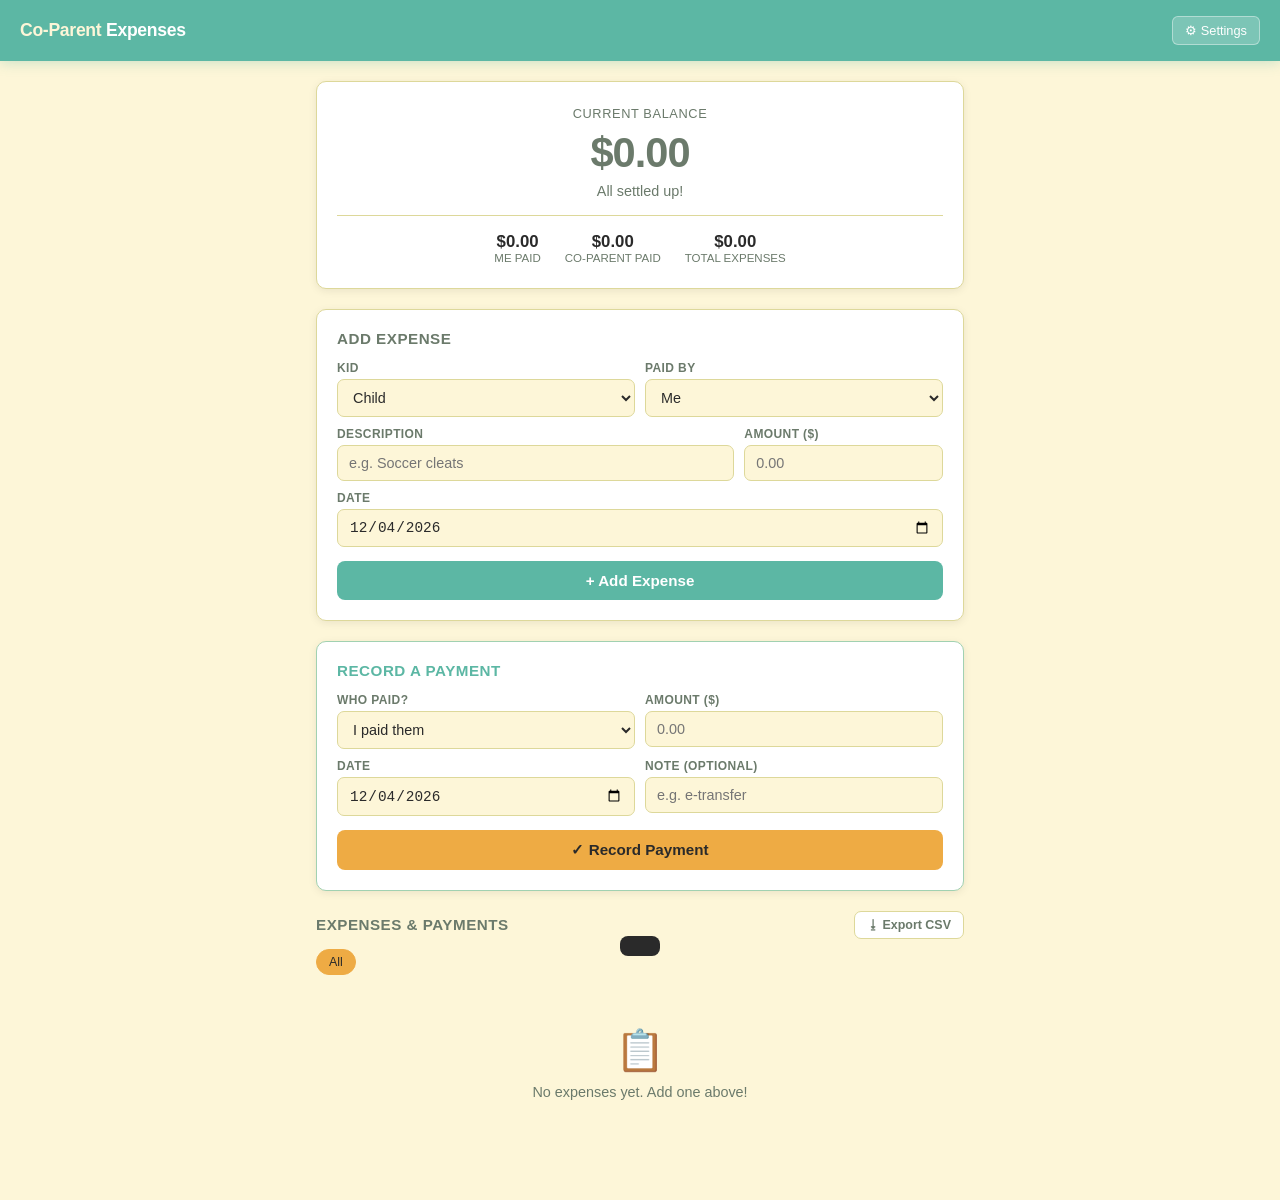
<file: coparent-expenses/index.html>
<!DOCTYPE html>
<html lang="en">
<head>
  <meta charset="UTF-8" />
  <meta name="viewport" content="width=device-width, initial-scale=1.0" />
  <title>Co-Parent Expense Tracker</title>
  <style>
    *, *::before, *::after { box-sizing: border-box; margin: 0; padding: 0; }

    :root {
      --bg: #fdf6d8;
      --card: #ffffff;
      --border: #ddd89a;
      --text: #2a2a2a;
      --muted: #6b7a6b;
      --accent: #5cb7a4;
      --accent-dark: #4a9d8b;
      --green: #5cb7a4;
      --soft-mint: #a1d1b1;
      --red: #e86f43;
      --yellow: #eeab44;
      --radius: 10px;
      --shadow: 0 2px 8px rgba(0,0,0,0.08);
    }

    body {
      font-family: -apple-system, BlinkMacSystemFont, "Segoe UI", sans-serif;
      background: var(--bg);
      color: var(--text);
      min-height: 100vh;
      padding-bottom: 40px;
    }

    header {
      background: var(--accent);
      border-bottom: none;
      padding: 16px 20px;
      display: flex;
      align-items: center;
      justify-content: space-between;
      position: sticky;
      top: 0;
      z-index: 10;
      box-shadow: 0 2px 12px rgba(92,183,164,0.3);
    }

    header h1 {
      font-size: 1.1rem;
      font-weight: 700;
      color: #ffffff;
      letter-spacing: -0.3px;
    }

    header h1 span {
      color: var(--bg);
    }

    .settings-btn {
      background: rgba(255,255,255,0.2);
      border: 1px solid rgba(255,255,255,0.4);
      border-radius: 6px;
      padding: 6px 12px;
      font-size: 0.8rem;
      cursor: pointer;
      color: #ffffff;
    }
    .settings-btn:hover { background: rgba(255,255,255,0.3); }

    .container { max-width: 680px; margin: 0 auto; padding: 20px 16px; }

    #settings-panel {
      background: var(--card);
      border: 1px solid var(--border);
      border-radius: var(--radius);
      padding: 20px;
      margin-bottom: 20px;
      display: none;
      box-shadow: var(--shadow);
    }
    #settings-panel h2 { font-size: 0.95rem; font-weight: 700; margin-bottom: 14px; color: var(--muted); text-transform: uppercase; letter-spacing: 0.5px; }

    .balance-card {
      background: var(--card);
      border-radius: var(--radius);
      padding: 24px 20px;
      margin-bottom: 20px;
      text-align: center;
      box-shadow: var(--shadow);
      border: 1px solid var(--border);
    }
    .balance-label { font-size: 0.8rem; text-transform: uppercase; letter-spacing: 0.6px; color: var(--muted); margin-bottom: 8px; }
    .balance-amount { font-size: 2.6rem; font-weight: 800; letter-spacing: -1px; }
    .balance-amount.owe { color: var(--red); }
    .balance-amount.owed { color: var(--green); }
    .balance-amount.even { color: var(--muted); }
    .balance-description { font-size: 0.9rem; color: var(--muted); margin-top: 6px; }
    .balance-meta { display: flex; justify-content: center; gap: 24px; margin-top: 16px; padding-top: 16px; border-top: 1px solid var(--border); }
    .balance-meta-item { text-align: center; }
    .balance-meta-item .val { font-size: 1.05rem; font-weight: 700; }
    .balance-meta-item .lbl { font-size: 0.72rem; color: var(--muted); text-transform: uppercase; }

    .add-card {
      background: var(--card);
      border-radius: var(--radius);
      padding: 20px;
      margin-bottom: 20px;
      box-shadow: var(--shadow);
      border: 1px solid var(--border);
    }
    .add-card h2 { font-size: 0.95rem; font-weight: 700; margin-bottom: 14px; color: var(--muted); text-transform: uppercase; letter-spacing: 0.5px; }

    .form-row { display: flex; gap: 10px; flex-wrap: wrap; margin-bottom: 10px; }
    .form-group { flex: 1 1 140px; display: flex; flex-direction: column; gap: 4px; }
    .form-group label { font-size: 0.75rem; font-weight: 600; color: var(--muted); text-transform: uppercase; letter-spacing: 0.4px; }
    .form-group input, .form-group select {
      padding: 9px 11px;
      border: 1px solid var(--border);
      border-radius: 7px;
      font-size: 0.9rem;
      color: var(--text);
      background: var(--bg);
      width: 100%;
      outline: none;
      transition: border-color 0.15s;
    }
    .form-group input:focus, .form-group select:focus { border-color: var(--accent); background: #fff; }

    .btn-primary {
      width: 100%;
      margin-top: 4px;
      background: var(--accent);
      color: #fff;
      border: none;
      border-radius: 8px;
      padding: 11px;
      font-size: 0.95rem;
      font-weight: 600;
      cursor: pointer;
      transition: background 0.15s;
    }
    .btn-primary:hover { background: var(--accent-dark); }

    .list-header {
      display: flex;
      align-items: center;
      justify-content: space-between;
      margin-bottom: 10px;
    }
    .list-header h2 { font-size: 0.95rem; font-weight: 700; color: var(--muted); text-transform: uppercase; letter-spacing: 0.5px; }
    .export-btn {
      background: var(--card);
      border: 1px solid var(--border);
      border-radius: 7px;
      padding: 6px 12px;
      font-size: 0.78rem;
      font-weight: 600;
      cursor: pointer;
      color: var(--muted);
      white-space: nowrap;
    }
    .export-btn:hover { background: var(--yellow); color: #2a2a2a; border-color: var(--yellow); }
    .filter-row { display: flex; gap: 8px; margin-bottom: 12px; flex-wrap: wrap; }
    .filter-btn {
      background: var(--card);
      border: 1px solid var(--border);
      border-radius: 20px;
      padding: 5px 12px;
      font-size: 0.78rem;
      cursor: pointer;
      color: var(--muted);
      font-weight: 500;
    }
    .filter-btn.active { background: var(--yellow); color: #2a2a2a; border-color: var(--yellow); }

    .expense-item {
      background: var(--card);
      border-radius: var(--radius);
      border: 1px solid var(--border);
      padding: 14px 16px;
      margin-bottom: 8px;
      display: flex;
      align-items: flex-start;
      gap: 12px;
      box-shadow: var(--shadow);
      animation: fadeIn 0.2s ease;
    }
    @keyframes fadeIn { from { opacity: 0; transform: translateY(-4px); } to { opacity: 1; transform: none; } }

    .expense-kid-badge {
      min-width: 34px;
      height: 34px;
      border-radius: 50%;
      background: var(--accent);
      color: #fff;
      font-size: 0.75rem;
      font-weight: 700;
      display: flex;
      align-items: center;
      justify-content: center;
      flex-shrink: 0;
      text-transform: uppercase;
    }

    .expense-body { flex: 1; min-width: 0; }
    .expense-desc { font-weight: 600; font-size: 0.92rem; white-space: nowrap; overflow: hidden; text-overflow: ellipsis; }
    .expense-meta { font-size: 0.77rem; color: var(--muted); margin-top: 2px; }
    .expense-meta strong { color: var(--text); }

    .expense-right { text-align: right; flex-shrink: 0; }
    .expense-amount { font-size: 1.05rem; font-weight: 700; }
    .expense-owed { font-size: 0.75rem; color: var(--muted); margin-top: 1px; }
    .paid-by-me { color: var(--green); }
    .paid-by-other { color: var(--red); }

    .payment-item {
      background: #eaf6f1;
      border-radius: var(--radius);
      border: 1px solid var(--soft-mint);
      padding: 14px 16px;
      margin-bottom: 8px;
      display: flex;
      align-items: center;
      gap: 12px;
      box-shadow: var(--shadow);
      animation: fadeIn 0.2s ease;
    }
    .payment-badge {
      min-width: 34px;
      height: 34px;
      border-radius: 50%;
      background: var(--green);
      color: #fff;
      font-size: 1rem;
      display: flex;
      align-items: center;
      justify-content: center;
      flex-shrink: 0;
    }
    .payment-body { flex: 1; min-width: 0; }
    .payment-desc { font-weight: 600; font-size: 0.92rem; color: var(--green); }
    .payment-meta { font-size: 0.77rem; color: var(--muted); margin-top: 2px; }
    .payment-amount { font-size: 1.05rem; font-weight: 700; color: var(--green); text-align: right; flex-shrink: 0; }

    .delete-btn {
      background: none;
      border: none;
      color: var(--border);
      cursor: pointer;
      font-size: 1rem;
      padding: 4px;
      border-radius: 4px;
      line-height: 1;
      align-self: center;
      flex-shrink: 0;
    }
    .delete-btn:hover { color: var(--red); background: #fff0f0; }

    .empty-state {
      text-align: center;
      padding: 40px 20px;
      color: var(--muted);
      font-size: 0.9rem;
    }
    .empty-state .icon { font-size: 2.5rem; margin-bottom: 10px; }

    .settings-grid { display: flex; gap: 10px; flex-wrap: wrap; margin-bottom: 12px; }
    .settings-grid .form-group { flex: 1 1 160px; }
    .btn-save {
      background: var(--yellow);
      color: #2a2a2a;
      border: none;
      border-radius: 8px;
      padding: 9px 18px;
      font-size: 0.88rem;
      font-weight: 600;
      cursor: pointer;
    }
    .btn-save:hover { opacity: 0.9; }
    .btn-danger {
      background: none;
      border: 1px solid var(--red);
      color: var(--red);
      border-radius: 8px;
      padding: 9px 18px;
      font-size: 0.88rem;
      font-weight: 600;
      cursor: pointer;
      margin-left: 8px;
    }
    .btn-danger:hover { background: #fff0f0; }
    .settings-actions { margin-top: 14px; display: flex; align-items: center; flex-wrap: wrap; gap: 8px; }

    .toast {
      position: fixed;
      bottom: 24px;
      left: 50%;
      transform: translateX(-50%) translateY(80px);
      background: #2a2a2a;
      color: #fff;
      padding: 10px 20px;
      border-radius: 8px;
      font-size: 0.88rem;
      font-weight: 500;
      transition: transform 0.25s ease;
      z-index: 100;
      white-space: nowrap;
    }
    .toast.show { transform: translateX(-50%) translateY(0); }

    @media (max-width: 480px) {
      .balance-amount { font-size: 2rem; }
      .form-group { flex: 1 1 100%; }
    }
  </style>
</head>
<body>

<header>
  <h1><span>Co-Parent</span> Expenses</h1>
  <button class="settings-btn" onclick="toggleSettings()">&#9881; Settings</button>
</header>

<div class="container">

  <div id="settings-panel">
    <h2>Setup</h2>
    <div class="settings-grid">
      <div class="form-group">
        <label>Your Name</label>
        <input id="s-my-name" type="text" placeholder="e.g. Mom" />
      </div>
      <div class="form-group">
        <label>Co-Parent Name</label>
        <input id="s-other-name" type="text" placeholder="e.g. Dad" />
      </div>
      <div class="form-group" style="flex: 1 1 100%;">
        <label>Kids (comma-separated)</label>
        <input id="s-kids" type="text" placeholder="e.g. Emma, Jack, Lily" />
      </div>
    </div>
    <div class="settings-actions">
      <button class="btn-save" onclick="saveSettings()">Save Settings</button>
      <button class="btn-danger" onclick="clearAllData()">Clear All Data</button>
    </div>
  </div>

  <div class="balance-card">
    <div class="balance-label">Current Balance</div>
    <div id="balance-amount" class="balance-amount even">$0.00</div>
    <div id="balance-description" class="balance-description">All settled up!</div>
    <div class="balance-meta">
      <div class="balance-meta-item">
        <div class="val" id="meta-my-total">$0.00</div>
        <div class="lbl" id="meta-my-label">You paid</div>
      </div>
      <div class="balance-meta-item">
        <div class="val" id="meta-other-total">$0.00</div>
        <div class="lbl" id="meta-other-label">They paid</div>
      </div>
      <div class="balance-meta-item">
        <div class="val" id="meta-total">$0.00</div>
        <div class="lbl">Total expenses</div>
      </div>
    </div>
  </div>

  <div class="add-card">
    <h2>Add Expense</h2>
    <div class="form-row">
      <div class="form-group">
        <label>Kid</label>
        <select id="f-kid"></select>
      </div>
      <div class="form-group">
        <label>Paid By</label>
        <select id="f-paid-by"></select>
      </div>
    </div>
    <div class="form-row">
      <div class="form-group" style="flex: 2 1 200px;">
        <label>Description</label>
        <input id="f-desc" type="text" placeholder="e.g. Soccer cleats" />
      </div>
      <div class="form-group" style="flex: 1 1 100px;">
        <label>Amount ($)</label>
        <input id="f-amount" type="number" min="0" step="0.01" placeholder="0.00" />
      </div>
    </div>
    <div class="form-row">
      <div class="form-group">
        <label>Date</label>
        <input id="f-date" type="date" />
      </div>
    </div>
    <button class="btn-primary" onclick="addExpense()">+ Add Expense</button>
  </div>

  <div class="add-card" style="border-color: var(--soft-mint);">
    <h2 style="color: var(--accent);">Record a Payment</h2>
    <div class="form-row">
      <div class="form-group">
        <label>Who Paid?</label>
        <select id="p-paid-by">
          <option value="me">I paid them</option>
          <option value="other">They paid me</option>
        </select>
      </div>
      <div class="form-group">
        <label>Amount ($)</label>
        <input id="p-amount" type="number" min="0" step="0.01" placeholder="0.00" />
      </div>
    </div>
    <div class="form-row">
      <div class="form-group">
        <label>Date</label>
        <input id="p-date" type="date" />
      </div>
      <div class="form-group">
        <label>Note (optional)</label>
        <input id="p-note" type="text" placeholder="e.g. e-transfer" />
      </div>
    </div>
    <button class="btn-primary" style="background: var(--yellow); color: #2a2a2a;" onclick="addPayment()">&#10003; Record Payment</button>
  </div>

  <div class="list-header">
    <h2>Expenses &amp; Payments</h2>
    <button class="export-btn" onclick="exportCSV()" title="Download as CSV / open in Google Sheets">&#11123; Export CSV</button>
  </div>
  <div class="filter-row" id="kid-filters"></div>
  <div id="expense-list"></div>

</div>

<div class="toast" id="toast"></div>

<script>
  let settings = { myName: 'Me', otherName: 'Co-Parent', kids: ['Child'] };
  let expenses = [];
  let payments = [];
  let activeFilter = 'all';

  function init() {
    const savedSettings = localStorage.getItem('cp_settings');
    const savedExpenses = localStorage.getItem('cp_expenses');
    const savedPayments = localStorage.getItem('cp_payments');
    if (savedSettings) settings = JSON.parse(savedSettings);
    if (savedExpenses) expenses = JSON.parse(savedExpenses);
    if (savedPayments) payments = JSON.parse(savedPayments);
    renderAll();
  }

  function save() {
    localStorage.setItem('cp_settings', JSON.stringify(settings));
    localStorage.setItem('cp_expenses', JSON.stringify(expenses));
    localStorage.setItem('cp_payments', JSON.stringify(payments));
  }

  function toggleSettings() {
    const panel = document.getElementById('settings-panel');
    const open = panel.style.display === 'block';
    if (!open) {
      document.getElementById('s-my-name').value = settings.myName;
      document.getElementById('s-other-name').value = settings.otherName;
      document.getElementById('s-kids').value = settings.kids.join(', ');
    }
    panel.style.display = open ? 'none' : 'block';
  }

  function saveSettings() {
    const myName = document.getElementById('s-my-name').value.trim() || 'Me';
    const otherName = document.getElementById('s-other-name').value.trim() || 'Co-Parent';
    const kidsRaw = document.getElementById('s-kids').value.trim();
    const kids = kidsRaw ? kidsRaw.split(',').map(k => k.trim()).filter(Boolean) : ['Child'];
    settings = { myName, otherName, kids };
    save();
    renderAll();
    document.getElementById('settings-panel').style.display = 'none';
    showToast('Settings saved');
  }

  function clearAllData() {
    if (!confirm('Delete all expenses and payments? This cannot be undone.')) return;
    expenses = [];
    payments = [];
    save();
    renderAll();
    showToast('All data cleared');
  }

  function addPayment() {
    const paidBy = document.getElementById('p-paid-by').value;
    const amount = parseFloat(document.getElementById('p-amount').value);
    const date = document.getElementById('p-date').value;
    const note = document.getElementById('p-note').value.trim();
    if (!amount || amount <= 0) { showToast('Please enter a valid amount'); return; }
    if (!date) { showToast('Please pick a date'); return; }
    payments.unshift({ id: Date.now(), paidBy, amount, date, note });
    save();
    document.getElementById('p-amount').value = '';
    document.getElementById('p-note').value = '';
    renderAll();
    showToast('Payment recorded');
  }

  function deletePayment(id) {
    if (!confirm('Remove this payment?')) return;
    payments = payments.filter(p => p.id !== id);
    save();
    renderAll();
    showToast('Payment removed');
  }

  function addExpense() {
    const kid = document.getElementById('f-kid').value;
    const paidBy = document.getElementById('f-paid-by').value;
    const desc = document.getElementById('f-desc').value.trim();
    const amount = parseFloat(document.getElementById('f-amount').value);
    const date = document.getElementById('f-date').value;
    if (!desc) { showToast('Please enter a description'); return; }
    if (!amount || amount <= 0) { showToast('Please enter a valid amount'); return; }
    if (!date) { showToast('Please pick a date'); return; }
    expenses.unshift({ id: Date.now(), kid, paidBy, desc, amount, date });
    save();
    document.getElementById('f-desc').value = '';
    document.getElementById('f-amount').value = '';
    renderAll();
    showToast('Expense added');
  }

  function deleteExpense(id) {
    if (!confirm('Remove this expense?')) return;
    expenses = expenses.filter(e => e.id !== id);
    save();
    renderAll();
    showToast('Expense removed');
  }

  function renderAll() {
    renderDropdowns();
    renderFilters();
    renderBalance();
    renderList();
  }

  function renderDropdowns() {
    const kidSel = document.getElementById('f-kid');
    const current = kidSel.value;
    kidSel.innerHTML = settings.kids.map(k => `<option value="${esc(k)}">${esc(k)}</option>`).join('');
    if (current && settings.kids.includes(current)) kidSel.value = current;
    const paidSel = document.getElementById('f-paid-by');
    const currentPaid = paidSel.value;
    paidSel.innerHTML = `<option value="me">${esc(settings.myName)}</option><option value="other">${esc(settings.otherName)}</option>`;
    if (currentPaid) paidSel.value = currentPaid;
  }

  function renderFilters() {
    const container = document.getElementById('kid-filters');
    const kids = [...new Set(expenses.map(e => e.kid))];
    let html = `<button class="filter-btn ${activeFilter === 'all' ? 'active' : ''}" onclick="setFilter('all')">All</button>`;
    kids.forEach(k => {
      html += `<button class="filter-btn ${activeFilter === k ? 'active' : ''}" onclick="setFilter('${esc(k)}')">${esc(k)}</button>`;
    });
    container.innerHTML = html;
  }

  function setFilter(val) {
    activeFilter = val;
    renderFilters();
    renderList();
  }

  function renderBalance() {
    const filtered = activeFilter === 'all' ? expenses : expenses.filter(e => e.kid === activeFilter);
    let myPaid = 0, otherPaid = 0;
    filtered.forEach(e => {
      if (e.paidBy === 'me') myPaid += e.amount;
      else otherPaid += e.amount;
    });
    const total = myPaid + otherPaid;
    let net = myPaid - total / 2;
    if (activeFilter === 'all') {
      payments.forEach(p => {
        if (p.paidBy === 'me') net += p.amount;
        else net -= p.amount;
      });
    }
    const amountEl = document.getElementById('balance-amount');
    const descEl = document.getElementById('balance-description');
    amountEl.className = 'balance-amount';
    if (Math.abs(net) < 0.01) {
      amountEl.textContent = '$0.00';
      amountEl.classList.add('even');
      descEl.textContent = 'All settled up!';
    } else if (net > 0) {
      amountEl.textContent = fmt(net);
      amountEl.classList.add('owed');
      descEl.textContent = `${settings.otherName} owes you ${fmt(net)}`;
    } else {
      amountEl.textContent = fmt(Math.abs(net));
      amountEl.classList.add('owe');
      descEl.textContent = `You owe ${settings.otherName} ${fmt(Math.abs(net))}`;
    }
    document.getElementById('meta-my-total').textContent = fmt(myPaid);
    document.getElementById('meta-my-label').textContent = `${settings.myName} paid`;
    document.getElementById('meta-other-total').textContent = fmt(otherPaid);
    document.getElementById('meta-other-label').textContent = `${settings.otherName} paid`;
    document.getElementById('meta-total').textContent = fmt(total);
  }

  function renderList() {
    const container = document.getElementById('expense-list');
    const filteredExpenses = activeFilter === 'all' ? expenses : expenses.filter(e => e.kid === activeFilter);
    const items = filteredExpenses.map(e => ({ ...e, _type: 'expense' }));
    if (activeFilter === 'all') {
      payments.forEach(p => items.push({ ...p, _type: 'payment' }));
    }
    items.sort((a, b) => b.id - a.id);
    if (items.length === 0) {
      container.innerHTML = `<div class="empty-state"><div class="icon">&#128203;</div>No expenses yet. Add one above!</div>`;
      return;
    }
    container.innerHTML = items.map(item => {
      if (item._type === 'payment') {
        const byMe = item.paidBy === 'me';
        const label = byMe ? `You paid ${settings.otherName}` : `${settings.otherName} paid you`;
        const note = item.note ? ` &middot; ${esc(item.note)}` : '';
        return `
          <div class="payment-item">
            <div class="payment-badge">&#10003;</div>
            <div class="payment-body">
              <div class="payment-desc">${label}</div>
              <div class="payment-meta">${formatDate(item.date)}${note}</div>
            </div>
            <div class="payment-amount">${fmt(item.amount)}</div>
            <button class="delete-btn" onclick="deletePayment(${item.id})" title="Remove">&#10005;</button>
          </div>`;
      }
      const byMe = item.paidBy === 'me';
      const paidName = byMe ? settings.myName : settings.otherName;
      const owedName = byMe ? settings.otherName : settings.myName;
      const colorClass = byMe ? 'paid-by-me' : 'paid-by-other';
      const initials = kidInitials(item.kid);
      const half = fmt(item.amount / 2);
      return `
        <div class="expense-item">
          <div class="expense-kid-badge" style="background:${kidColor(item.kid)}">${initials}</div>
          <div class="expense-body">
            <div class="expense-desc">${esc(item.desc)}</div>
            <div class="expense-meta"><strong>${esc(item.kid)}</strong> &middot; ${formatDate(item.date)} &middot; <span class="${colorClass}">Paid by ${esc(paidName)}</span></div>
          </div>
          <div class="expense-right">
            <div class="expense-amount">${fmt(item.amount)}</div>
            <div class="expense-owed">${esc(owedName)} owes ${half}</div>
          </div>
          <button class="delete-btn" onclick="deleteExpense(${item.id})" title="Remove">&#10005;</button>
        </div>`;
    }).join('');
  }

  function exportCSV() {
    if (expenses.length === 0 && payments.length === 0) {
      showToast('Nothing to export yet');
      return;
    }
    const q = s => `"${String(s).replace(/"/g, '""')}"`;
    const allRows = [];
    expenses.forEach(e => {
      const paidName = e.paidBy === 'me' ? settings.myName : settings.otherName;
      const owedName = e.paidBy === 'me' ? settings.otherName : settings.myName;
      allRows.push({ date: e.date, id: e.id, cols: [
        q('Expense'), q(e.date), q(e.kid), q(e.desc),
        e.amount.toFixed(2), q(paidName), (e.amount / 2).toFixed(2), q(owedName + ' owes half'), q('')
      ]});
    });
    payments.forEach(p => {
      const fromName = p.paidBy === 'me' ? settings.myName : settings.otherName;
      const toName   = p.paidBy === 'me' ? settings.otherName : settings.myName;
      const desc = `${fromName} paid ${toName}${p.note ? ' (' + p.note + ')' : ''}`;
      allRows.push({ date: p.date, id: p.id, cols: [
        q('Payment'), q(p.date), q(''), q(desc),
        p.amount.toFixed(2), q(fromName), q(''), q('Settlement payment'), q(p.note || '')
      ]});
    });
    allRows.sort((a, b) => a.date < b.date ? -1 : a.date > b.date ? 1 : a.id - b.id);
    let myPaid = 0, otherPaid = 0;
    expenses.forEach(e => { if (e.paidBy === 'me') myPaid += e.amount; else otherPaid += e.amount; });
    const total = myPaid + otherPaid;
    let net = myPaid - total / 2;
    payments.forEach(p => { if (p.paidBy === 'me') net += p.amount; else net -= p.amount; });
    const balanceDesc = Math.abs(net) < 0.01 ? 'All settled up'
      : net > 0 ? `${settings.otherName} owes ${settings.myName} $${net.toFixed(2)}`
      : `${settings.myName} owes ${settings.otherName} $${Math.abs(net).toFixed(2)}`;
    const header = ['Type','Date','Kid','Description','Amount','Paid By','Half Owed','Notes','Payment Note'];
    const lines = [
      header.map(q).join(','),
      ...allRows.map(r => r.cols.join(',')),
      '',
      q('SUMMARY') + ',,,,,,,',
      q('Total expenses') + ',,,,,' + total.toFixed(2) + ',,,',
      q(settings.myName + ' paid') + ',,,,,' + myPaid.toFixed(2) + ',,,',
      q(settings.otherName + ' paid') + ',,,,,' + otherPaid.toFixed(2) + ',,,',
      q('Net balance') + ',' + q(balanceDesc) + ',,,,,,,',
    ];
    const csv = '﻿' + lines.join('\r\n');
    const blob = new Blob([csv], { type: 'text/csv;charset=utf-8;' });
    const url = URL.createObjectURL(blob);
    const a = document.createElement('a');
    a.href = url;
    a.download = `coparent-expenses-${new Date().toISOString().slice(0,10)}.csv`;
    a.click();
    URL.revokeObjectURL(url);
    showToast('CSV downloaded!');
  }

  function fmt(n) { return '$' + n.toFixed(2).replace(/\B(?=(\d{3})+(?!\d))/g, ','); }
  function esc(s) { return String(s).replace(/&/g,'&amp;').replace(/</g,'&lt;').replace(/>/g,'&gt;').replace(/"/g,'&quot;'); }
  function kidInitials(kid) { return kid.trim().split(/\s+/).map(w => w[0]).join('').toUpperCase().slice(0,2); }

  const KID_COLORS = ['#5cb7a4','#eeab44','#e86f43','#a1d1b1','#4a9d8b','#d4891a'];
  const kidColorMap = {};
  function kidColor(kid) {
    if (!kidColorMap[kid]) {
      const idx = Object.keys(kidColorMap).length % KID_COLORS.length;
      kidColorMap[kid] = KID_COLORS[idx];
    }
    return kidColorMap[kid];
  }

  function formatDate(d) {
    if (!d) return '';
    const [y, m, day] = d.split('-');
    const months = ['Jan','Feb','Mar','Apr','May','Jun','Jul','Aug','Sep','Oct','Nov','Dec'];
    return `${months[parseInt(m)-1]} ${parseInt(day)}, ${y}`;
  }

  function showToast(msg) {
    const t = document.getElementById('toast');
    t.textContent = msg;
    t.classList.add('show');
    setTimeout(() => t.classList.remove('show'), 2200);
  }

  document.getElementById('f-date').valueAsDate = new Date();
  document.getElementById('p-date').valueAsDate = new Date();
  init();
</script>
</body>
</html>
</file>
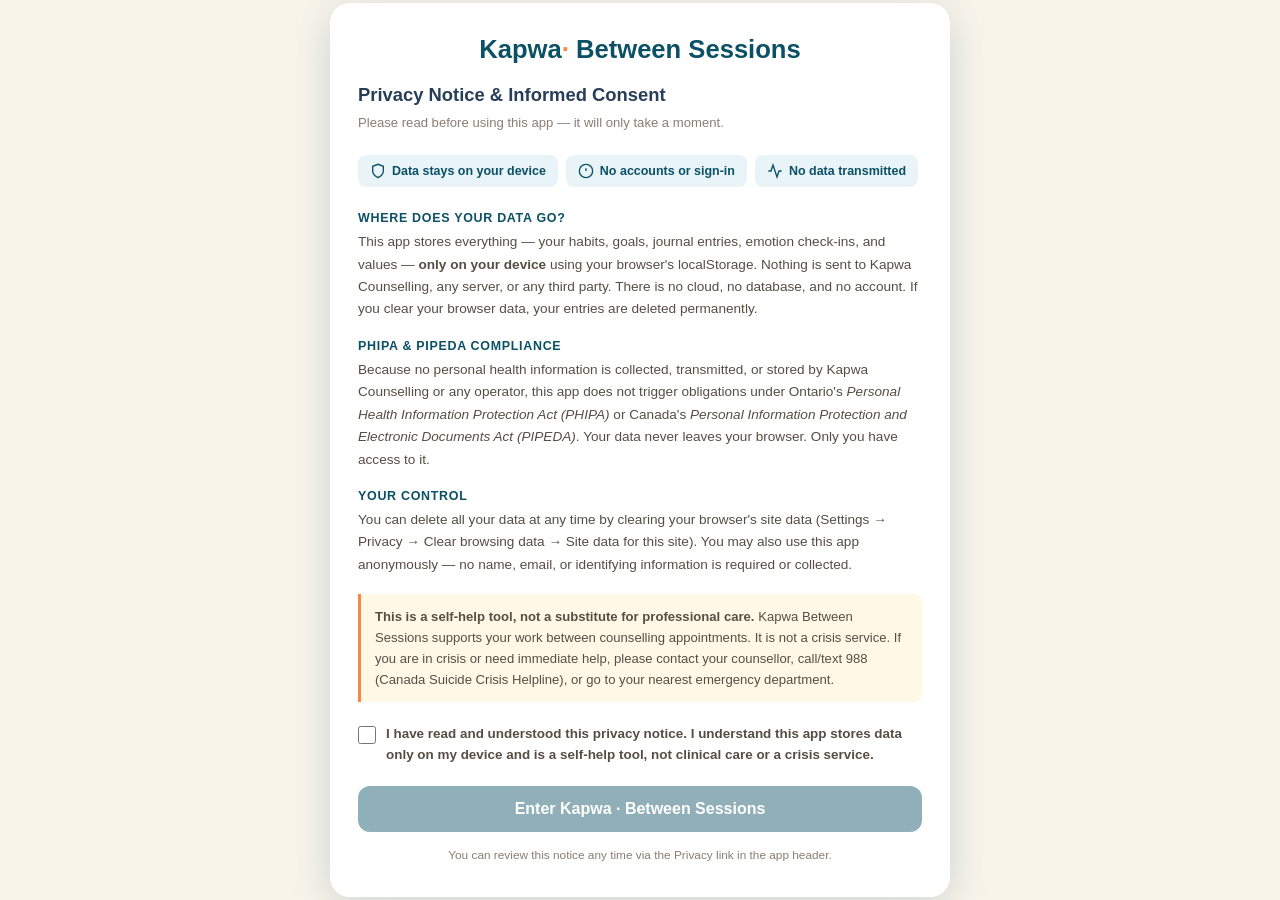
<file: kapwa-counselling/index.html>
<!DOCTYPE html>
<html lang="en">
<head>
  <meta charset="UTF-8"/>
  <meta name="viewport" content="width=device-width, initial-scale=1.0, viewport-fit=cover"/>
  <meta name="mobile-web-app-capable" content="yes"/>
  <meta name="apple-mobile-web-app-capable" content="yes"/>
  <meta name="apple-mobile-web-app-status-bar-style" content="black-translucent"/>
  <meta name="apple-mobile-web-app-title" content="Kapwa"/>
  <meta name="theme-color" content="#0b5065"/>
  <title>Kapwa — Between Sessions</title>
  <style>
    :root {
      --bg:           #f8f4ea;
      --card:         #ffffff;
      --primary:      #0b5065;
      --primary-mid:  #3f7ea4;
      --primary-light:#7ab3cc;
      --accent:       #f48847;
      --accent-light: #f0a175;
      --navy:         #273e58;
      --sand:         #e9ceb0;
      --brown:        #574d43;
      --text:         #273e58;
      --text-mid:     #574d43;
      --muted:        #8a7d72;
      --border:       #e9ceb0;
      --success:      #0b5065;
      --radius:       14px;
      --shadow:       0 2px 12px rgba(11,80,101,0.10);
      --header-h:     58px;
      --nav-h:        50px;
    }

    *, *::before, *::after { box-sizing: border-box; margin: 0; padding: 0; }

    body {
      font-family: -apple-system, BlinkMacSystemFont, 'Segoe UI', Roboto, sans-serif;
      background: var(--bg);
      color: var(--text);
      min-height: 100vh;
    }

    /* ── Sticky header wrapper ── */
    .sticky-top {
      position: sticky;
      top: 0;
      z-index: 100;
    }

    /* ── Header ── */
    .app-header {
      background: var(--primary);
      box-shadow: 0 2px 12px rgba(11,80,101,0.25);
    }
    .app-header .inner {
      max-width: 900px;
      margin: 0 auto;
      padding: 0 20px;
      height: var(--header-h);
      display: flex;
      align-items: center;
      justify-content: space-between;
    }
    .logo { font-size: 1.45rem; font-weight: 800; color: #fff; letter-spacing: -0.5px; }
    .logo span { color: var(--sand); }
    .header-date { font-size: 0.72rem; color: rgba(255,255,255,0.62); }

    /* ── Top Nav ── */
    .top-nav {
      background: #fff;
      border-bottom: 1px solid var(--border);
      box-shadow: 0 2px 8px rgba(11,80,101,0.07);
      overflow-x: auto;
      -webkit-overflow-scrolling: touch;
      scrollbar-width: none;
    }
    .top-nav::-webkit-scrollbar { display: none; }
    .top-nav .inner {
      max-width: 900px;
      margin: 0 auto;
      display: flex;
      align-items: stretch;
      height: var(--nav-h);
      padding: 0 8px;
    }
    .nav-btn {
      flex: 1;
      min-width: 70px;
      display: flex;
      flex-direction: column;
      align-items: center;
      justify-content: center;
      gap: 2px;
      border: none;
      background: none;
      cursor: pointer;
      padding: 6px 4px 4px;
      color: var(--muted);
      font-size: 0.58rem;
      font-weight: 700;
      text-transform: uppercase;
      letter-spacing: 0.3px;
      border-bottom: 3px solid transparent;
      transition: color 0.18s, border-color 0.18s;
      white-space: nowrap;
      font-family: inherit;
    }
    .nav-btn svg { width: 20px; height: 20px; flex-shrink: 0; }
    .nav-btn.active { color: var(--primary); border-bottom-color: var(--accent); }
    .nav-btn:hover:not(.active) { color: var(--primary); }

    @media (min-width: 640px) {
      .nav-btn { font-size: 0.7rem; min-width: 90px; gap: 3px; }
      .nav-btn svg { width: 18px; height: 18px; }
    }

    /* ── Content wrapper ── */
    .content-wrap {
      max-width: 900px;
      margin: 0 auto;
      padding: 22px 16px 48px;
    }

    /* ── Cards ── */
    .card {
      background: var(--card);
      border-radius: var(--radius);
      padding: 18px;
      margin-bottom: 14px;
      box-shadow: var(--shadow);
    }
    .card-title {
      font-size: 0.68rem;
      font-weight: 700;
      text-transform: uppercase;
      letter-spacing: 0.8px;
      color: var(--muted);
      margin-bottom: 12px;
    }

    /* ── Sections ── */
    .section { display: none; animation: fadeIn 0.22s ease-out; }
    .section.active { display: block; }

    /* ── Typography ── */
    h2 { font-size: 1.1rem; font-weight: 700; color: var(--text); }
    p  { line-height: 1.6; font-size: 0.88rem; color: var(--text-mid); }

    /* ── Buttons ── */
    .btn {
      display: inline-flex; align-items: center; justify-content: center; gap: 6px;
      padding: 10px 18px; border-radius: 10px; border: none;
      font-size: 0.875rem; font-weight: 600; cursor: pointer;
      transition: all 0.18s; font-family: inherit;
    }
    .btn-primary { background: var(--primary); color: #fff; }
    .btn-primary:hover { background: #0d6070; }
    .btn-accent  { background: var(--accent); color: #fff; }
    .btn-accent:hover { background: #e07030; }
    .btn-outline { background: transparent; color: var(--primary); border: 2px solid var(--primary); }
    .btn-outline:hover { background: var(--primary); color: #fff; }
    .btn-sm   { padding: 7px 13px; font-size: 0.8rem; }
    .btn-full { width: 100%; }

    /* ── Privacy Gate Overlay ── */
    #privacy-gate {
      position: fixed; inset: 0; z-index: 9999;
      background: var(--bg);
      display: flex; align-items: center; justify-content: center;
      padding: 20px;
      overflow-y: auto;
    }
    #privacy-gate.hidden { display: none; }
    .privacy-sheet {
      background: var(--card);
      border-radius: 20px;
      max-width: 620px; width: 100%;
      padding: 32px 28px;
      box-shadow: 0 8px 40px rgba(11,80,101,0.18);
    }
    .privacy-logo { text-align: center; margin-bottom: 20px; }
    .privacy-logo-text { font-size: 1.6rem; font-weight: 800; color: var(--primary); }
    .privacy-logo-text span { color: var(--accent); }
    .privacy-sheet h1 { font-size: 1.15rem; color: var(--text); margin-bottom: 6px; }
    .privacy-sheet .privacy-subtitle { font-size: 0.82rem; color: var(--muted); margin-bottom: 22px; }
    .privacy-section { margin-bottom: 18px; }
    .privacy-section h3 { font-size: 0.78rem; font-weight: 700; text-transform: uppercase; letter-spacing: 0.7px; color: var(--primary); margin-bottom: 6px; }
    .privacy-section p { font-size: 0.85rem; line-height: 1.65; color: var(--text-mid); }
    .privacy-badge {
      display: inline-flex; align-items: center; gap: 6px;
      background: #e8f4f8; border-radius: 8px;
      padding: 8px 12px; font-size: 0.78rem; font-weight: 600;
      color: var(--primary); margin-bottom: 6px;
    }
    .privacy-badge svg { width: 16px; height: 16px; flex-shrink: 0; }
    .privacy-badges { display: flex; flex-wrap: wrap; gap: 8px; margin-bottom: 18px; }
    .privacy-disclaimer {
      background: #fff8e7; border-left: 3px solid var(--accent);
      border-radius: 0 8px 8px 0; padding: 12px 14px;
      font-size: 0.82rem; line-height: 1.6; color: var(--brown);
      margin-bottom: 22px;
    }
    .privacy-consent-row { display: flex; align-items: flex-start; gap: 10px; margin-bottom: 20px; }
    .privacy-consent-row input[type=checkbox] { width: 18px; height: 18px; margin-top: 2px; flex-shrink: 0; accent-color: var(--primary); cursor: pointer; }
    .privacy-consent-row label { font-size: 0.84rem; color: var(--text-mid); line-height: 1.55; cursor: pointer; margin-bottom: 0; }
    #btn-consent {
      width: 100%; padding: 14px; border-radius: 12px; border: none;
      background: var(--primary); color: #fff;
      font-size: 1rem; font-weight: 700; cursor: pointer;
      font-family: inherit; transition: background 0.18s;
      opacity: 0.45; pointer-events: none;
    }
    #btn-consent.ready { opacity: 1; pointer-events: auto; }
    #btn-consent.ready:hover { background: #0d6070; }
    .privacy-footer-note { text-align: center; margin-top: 14px; font-size: 0.74rem; color: var(--muted); }

    /* ── Privacy Info Modal (re-openable) ── */
    #privacy-info-modal {
      position: fixed; inset: 0; z-index: 9998;
      background: rgba(39,62,88,0.55); backdrop-filter: blur(3px);
      display: flex; align-items: center; justify-content: center;
      padding: 20px; display: none;
    }
    #privacy-info-modal.open { display: flex; }
    .privacy-info-sheet {
      background: var(--card); border-radius: 20px;
      max-width: 560px; width: 100%; max-height: 80vh;
      overflow-y: auto; padding: 28px 24px;
      box-shadow: 0 8px 40px rgba(11,80,101,0.2);
    }

    /* ── Inputs ── */
    input[type=text], input[type=date], textarea, select {
      width: 100%; padding: 10px 14px;
      border: 1.5px solid var(--border); border-radius: 10px;
      font-size: 0.875rem; font-family: inherit;
      color: var(--text); background: #fff;
      margin-bottom: 10px; outline: none;
      transition: border-color 0.18s;
      -webkit-appearance: none;
    }
    input:focus, textarea:focus, select:focus { border-color: var(--primary); }
    label { font-size: 0.78rem; font-weight: 600; color: var(--text-mid); display: block; margin-bottom: 4px; }
    textarea { resize: vertical; min-height: 78px; }

    /* ── Home ── */
    .greeting     { font-size: 1.4rem; font-weight: 800; color: var(--primary); margin-bottom: 3px; }
    .greeting-sub { font-size: 0.82rem; color: var(--muted); margin-bottom: 18px; }

    .affirmation-card {
      background: linear-gradient(135deg, var(--navy) 0%, var(--primary) 100%);
      border-radius: var(--radius); padding: 22px 22px; margin-bottom: 16px;
    }
    .affirmation-label   { font-size: 0.62rem; text-transform: uppercase; letter-spacing: 1px; color: rgba(255,255,255,0.6); margin-bottom: 8px; }
    .affirmation-text    { font-size: 1rem; font-weight: 600; line-height: 1.55; color: #fff; }
    .affirmation-tagalog { font-size: 0.78rem; color: rgba(255,255,255,0.68); margin-top: 7px; font-style: italic; }

    .summary-row { display: flex; gap: 10px; margin-bottom: 14px; }
    .summary-item {
      flex: 1; background: var(--card); border-radius: 12px;
      padding: 14px 10px; text-align: center; box-shadow: var(--shadow);
    }
    .summary-num   { font-size: 1.5rem; font-weight: 800; color: var(--primary); }
    .summary-label { font-size: 0.62rem; text-transform: uppercase; letter-spacing: 0.5px; color: var(--muted); margin-top: 2px; }

    .quick-checkin { display: flex; gap: 8px; flex-wrap: wrap; }
    .emotion-chip {
      padding: 7px 13px; border-radius: 20px;
      border: 1.5px solid var(--border); background: #fff;
      font-size: 0.78rem; cursor: pointer; transition: all 0.18s;
    }
    .emotion-chip.selected { background: var(--primary); color: #fff; border-color: var(--primary); }

    .checkin-response {
      display: none; margin-top: 12px; padding: 10px 14px;
      background: var(--bg); border-radius: 9px;
      font-size: 0.83rem; line-height: 1.55; color: var(--text-mid);
      border-left: 3px solid var(--accent);
    }

    .journal-entry {
      border: 1.5px solid var(--border); border-radius: 10px;
      padding: 12px; margin-top: 8px;
      font-size: 0.83rem; line-height: 1.6; color: var(--text-mid);
    }

    /* ── Desktop 2-col for home ── */
    @media (min-width: 700px) {
      .home-grid { display: grid; grid-template-columns: 1fr 1fr; gap: 16px; }
      .home-grid .affirmation-card { grid-column: 1 / -1; }
      .home-grid .summary-row      { grid-column: 1 / -1; }
    }

    /* ── Habits ── */
    .add-form { background: var(--card); border-radius: var(--radius); padding: 18px; box-shadow: var(--shadow); margin-bottom: 16px; }

    @media (min-width: 700px) {
      .habits-desktop { display: grid; grid-template-columns: 300px 1fr; gap: 20px; align-items: start; }
    }

    .habit-item {
      display: flex; align-items: center; gap: 12px;
      padding: 14px; background: var(--card);
      border-radius: 12px; margin-bottom: 10px; box-shadow: var(--shadow);
    }
    .habit-check {
      width: 28px; height: 28px; border-radius: 50%;
      border: 2.5px solid var(--border); background: #fff;
      flex-shrink: 0; cursor: pointer;
      display: flex; align-items: center; justify-content: center;
      transition: all 0.2s;
    }
    .habit-check.done { background: var(--accent); border-color: var(--accent); }
    .habit-check.done::after { content: '✓'; color: #fff; font-size: 14px; font-weight: 700; }
    .habit-info { flex: 1; min-width: 0; }
    .habit-name  { font-size: 0.88rem; font-weight: 600; white-space: nowrap; overflow: hidden; text-overflow: ellipsis; }
    .habit-name.done { text-decoration: line-through; opacity: 0.5; }
    .habit-streak { font-size: 0.73rem; color: var(--accent); font-weight: 600; margin-top: 2px; }
    .habit-dots { display: flex; gap: 4px; margin-top: 5px; }
    .habit-dot { width: 8px; height: 8px; border-radius: 50%; background: var(--border); }
    .habit-dot.done { background: var(--primary-mid); }
    .habit-delete { padding: 4px 8px; background: none; border: none; color: var(--muted); cursor: pointer; font-size: 1.1rem; flex-shrink: 0; }

    /* ── Goals ── */
    .goal-card {
      background: var(--card); border-radius: var(--radius);
      padding: 16px; margin-bottom: 12px; box-shadow: var(--shadow);
      border-left: 4px solid var(--primary);
    }
    .goal-card.complete { border-left-color: var(--accent); opacity: 0.82; }
    .goal-card.on-hold  { border-left-color: var(--primary-mid); }
    .goal-header { display: flex; justify-content: space-between; align-items: flex-start; margin-bottom: 8px; gap: 8px; }
    .goal-title  { font-size: 0.93rem; font-weight: 700; flex: 1; }
    .goal-badge  { font-size: 0.62rem; padding: 3px 8px; border-radius: 10px; font-weight: 700; text-transform: uppercase; letter-spacing: 0.5px; flex-shrink: 0; }
    .badge-active   { background: #e0eff4; color: var(--primary); }
    .badge-complete { background: #fdf0e6; color: var(--accent); }
    .badge-hold     { background: #e8eef4; color: var(--primary-mid); }
    .goal-meta   { font-size: 0.76rem; color: var(--muted); margin-bottom: 6px; line-height: 1.5; }
    .progress-bar { height: 6px; background: var(--border); border-radius: 3px; overflow: hidden; margin: 8px 0 4px; }
    .progress-fill { height: 100%; background: var(--accent); border-radius: 3px; transition: width 0.5s ease; }
    .smart-grid { display: grid; grid-template-columns: 1fr 1fr; gap: 8px; margin-bottom: 4px; }
    .smart-field label { color: var(--primary); font-size: 0.68rem; text-transform: uppercase; letter-spacing: 0.5px; }

    @media (min-width: 700px) {
      .goals-list-wrap { display: grid; grid-template-columns: 1fr 1fr; gap: 14px; }
      .goals-list-wrap .goal-card { margin-bottom: 0; }
    }

    /* ── Values ── */
    .values-intro { font-size: 0.85rem; color: var(--text-mid); line-height: 1.6; margin-bottom: 14px; }
    .values-grid  { display: grid; grid-template-columns: 1fr 1fr; gap: 8px; margin-bottom: 16px; }

    @media (min-width: 500px) { .values-grid { grid-template-columns: repeat(3, 1fr); } }
    @media (min-width: 700px) { .values-grid { grid-template-columns: repeat(4, 1fr); } }
    @media (min-width: 860px) { .values-grid { grid-template-columns: repeat(5, 1fr); } }

    .value-chip {
      padding: 12px 10px; border-radius: 10px;
      border: 1.5px solid var(--border); background: #fff;
      text-align: center; cursor: pointer; transition: all 0.18s;
    }
    .value-chip:hover  { border-color: var(--primary); }
    .value-chip.selected { background: var(--primary); border-color: var(--primary); color: #fff; }
    .value-en  { font-size: 0.83rem; font-weight: 700; }
    .value-fil { font-size: 0.68rem; opacity: 0.65; margin-top: 2px; }
    .selected-count { text-align: center; font-size: 0.8rem; color: var(--muted); margin-bottom: 12px; }
    .selected-count .cnt { font-weight: 800; color: var(--primary); font-size: 1.3rem; }

    @media (min-width: 700px) {
      .values-layout { display: grid; grid-template-columns: 1fr 320px; gap: 20px; align-items: start; }
      .values-layout .values-grid { grid-column: 1; margin-bottom: 0; }
    }

    /* ── Emotion Toolkit ── */
    .tool-tabs {
      display: flex; gap: 6px; margin-bottom: 16px;
      overflow-x: auto; padding-bottom: 4px;
      -webkit-overflow-scrolling: touch; scrollbar-width: none;
    }
    .tool-tabs::-webkit-scrollbar { display: none; }
    .tool-tab {
      padding: 8px 16px; border-radius: 20px;
      border: 1.5px solid var(--border); background: #fff;
      font-size: 0.76rem; font-weight: 600; cursor: pointer;
      white-space: nowrap; color: var(--text-mid);
      transition: all 0.18s; font-family: inherit; flex-shrink: 0;
    }
    .tool-tab.active { background: var(--primary); border-color: var(--primary); color: #fff; }
    .tool-panel { display: none; }
    .tool-panel.active { display: block; }

    .emotion-wheel { display: grid; grid-template-columns: repeat(3, 1fr); gap: 8px; margin-bottom: 12px; }
    @media (min-width: 600px) { .emotion-wheel { grid-template-columns: repeat(6, 1fr); } }

    .emotion-btn {
      padding: 13px 6px; border-radius: 12px;
      border: 1.5px solid var(--border); background: #fff;
      text-align: center; cursor: pointer; transition: all 0.18s;
      font-size: 0.78rem; font-weight: 600; font-family: inherit;
    }
    .emotion-btn .eicon { font-size: 1.35rem; display: block; margin-bottom: 4px; }
    .emotion-btn.joy.selected     { background: #fff6e0; border-color: var(--accent); }
    .emotion-btn.sadness.selected { background: #e8f0f8; border-color: var(--primary-mid); }
    .emotion-btn.fear.selected    { background: #f4eef8; border-color: #9060b4; }
    .emotion-btn.anger.selected   { background: #fceee8; border-color: var(--accent); }
    .emotion-btn.shame.selected   { background: #eef4ee; border-color: var(--primary); }
    .emotion-btn.calm.selected    { background: #e8f2f5; border-color: var(--primary); }

    .intensity-row { display: flex; align-items: center; gap: 10px; margin: 12px 0; }
    .intensity-row label { width: 65px; flex-shrink: 0; margin: 0; }
    input[type=range]  { flex: 1; margin: 0; accent-color: var(--accent); }
    .intensity-val { width: 28px; text-align: right; font-weight: 700; color: var(--primary); font-size: 0.9rem; }

    /* ── Urge Surfing ── */
    .wave-container {
      position: relative; height: 130px;
      background: linear-gradient(to bottom, #dceef4, #b8d8e8);
      border-radius: 12px; overflow: hidden; margin: 14px 0;
    }
    #wave-canvas { position: absolute; bottom: 0; width: 100%; height: 100%; }
    .wave-overlay {
      position: relative; z-index: 1;
      display: flex; flex-direction: column; align-items: center; justify-content: center;
      height: 100%; gap: 2px;
    }
    .urge-phase-lbl  { font-size: 0.7rem; font-weight: 700; text-transform: uppercase; letter-spacing: 0.5px; color: var(--primary); }
    .urge-timer-disp { font-size: 2.1rem; font-weight: 800; color: var(--primary); line-height: 1; }
    .urge-sub        { font-size: 0.76rem; color: var(--text-mid); }

    /* ── Grounding ── */
    .grounding-step {
      background: var(--card); border-radius: 10px;
      padding: 14px; margin-bottom: 10px;
      border-left: 3px solid var(--accent-light);
    }
    .grounding-num   { font-size: 0.68rem; font-weight: 800; text-transform: uppercase; color: var(--primary); letter-spacing: 0.5px; }
    .grounding-instr { font-size: 0.88rem; font-weight: 600; margin: 4px 0 8px; }

    @media (min-width: 700px) {
      .grounding-grid { display: grid; grid-template-columns: 1fr 1fr; gap: 10px; }
      .grounding-grid .grounding-step { margin-bottom: 0; }
    }

    /* ── TIPP ── */
    .tipp-card { background: var(--card); border-radius: 12px; padding: 16px; margin-bottom: 10px; box-shadow: var(--shadow); }
    .tipp-letter {
      width: 32px; height: 32px; border-radius: 8px;
      background: var(--primary); color: #fff;
      font-weight: 800; font-size: 1.1rem;
      display: flex; align-items: center; justify-content: center; margin-bottom: 8px;
    }
    .tipp-title { font-size: 0.9rem; font-weight: 700; margin-bottom: 4px; }
    .tipp-desc  { font-size: 0.8rem; color: var(--text-mid); line-height: 1.55; }

    @media (min-width: 700px) {
      .tipp-grid { display: grid; grid-template-columns: 1fr 1fr; gap: 12px; }
      .tipp-grid .tipp-card { margin-bottom: 0; }
    }

    /* ── Opposite Action ── */
    .oa-box { padding: 13px; background: var(--bg); border-radius: 10px; margin-bottom: 8px; border-left: 3px solid var(--sand); }
    .oa-emotion { font-size: 0.83rem; font-weight: 700; margin-bottom: 5px; }
    .oa-desc    { font-size: 0.8rem; color: var(--text-mid); line-height: 1.5; }

    @media (min-width: 700px) {
      .oa-grid { display: grid; grid-template-columns: 1fr 1fr; gap: 10px; margin-bottom: 16px; }
      .oa-grid .oa-box { margin-bottom: 0; }
    }

    /* ── Breathing ── */
    .breath-selector { display: grid; grid-template-columns: 1fr 1fr; gap: 8px; margin-bottom: 18px; }
    @media (min-width: 700px) { .breath-selector { grid-template-columns: repeat(4, 1fr); } }

    .breath-option {
      padding: 13px; border-radius: 12px;
      border: 1.5px solid var(--border); background: #fff;
      cursor: pointer; transition: all 0.18s;
    }
    .breath-option.active { background: var(--primary); border-color: var(--primary); color: #fff; }
    .breath-name    { font-size: 0.83rem; font-weight: 700; margin-bottom: 2px; }
    .breath-pattern { font-size: 0.7rem; opacity: 0.68; }

    .breath-arena { display: flex; flex-direction: column; align-items: center; margin: 18px 0 6px; }
    .breath-circle {
      width: 152px; height: 152px; border-radius: 50%;
      background: radial-gradient(circle at 38% 36%, var(--primary-mid), var(--primary));
      display: flex; align-items: center; justify-content: center;
      color: #fff; font-size: 0.88rem; font-weight: 600; text-align: center;
      box-shadow: 0 0 0 0 rgba(11,80,101,0.25);
      will-change: transform; padding: 16px;
    }
    @keyframes b-in      { from { transform: scale(1); box-shadow: 0 0 0 0 rgba(11,80,101,0.25); } to { transform: scale(1.36); box-shadow: 0 0 0 24px rgba(11,80,101,0.07); } }
    @keyframes b-out     { from { transform: scale(1.36); box-shadow: 0 0 0 24px rgba(11,80,101,0.04); } to { transform: scale(1); box-shadow: 0 0 0 0 rgba(11,80,101,0); } }
    @keyframes b-hold-in  { 0%,100% { transform: scale(1.36); } }
    @keyframes b-hold-out { 0%,100% { transform: scale(1); } }
    .bc-inhale   { animation-name: b-in;       animation-timing-function: ease-in-out; animation-fill-mode: forwards; }
    .bc-exhale   { animation-name: b-out;      animation-timing-function: ease-in-out; animation-fill-mode: forwards; }
    .bc-hold-in  { animation-name: b-hold-in;  animation-timing-function: linear;     animation-fill-mode: forwards; }
    .bc-hold-out { animation-name: b-hold-out; animation-timing-function: linear;     animation-fill-mode: forwards; }

    .breath-phase-lbl { margin-top: 18px; font-size: 1rem; font-weight: 700; color: var(--primary); text-align: center; }
    .breath-cycle-lbl { margin-top: 5px; font-size: 0.78rem; color: var(--muted); text-align: center; }
    .breath-controls  { display: flex; gap: 10px; justify-content: center; margin-top: 16px; }

    @media (min-width: 700px) {
      .breath-layout { display: grid; grid-template-columns: 1fr 1fr; gap: 20px; align-items: start; }
    }

    /* ── Modal ── */
    .modal-overlay {
      position: fixed; inset: 0; background: rgba(39,62,88,0.55);
      z-index: 200; display: none; align-items: flex-end; justify-content: center;
    }
    .modal-overlay.open { display: flex; }
    .modal-sheet {
      background: #fff; border-radius: 20px 20px 0 0;
      padding: 22px 20px 40px; width: 100%; max-width: 560px;
      max-height: 92vh; overflow-y: auto;
    }
    .modal-handle { width: 36px; height: 4px; background: var(--border); border-radius: 2px; margin: 0 auto 18px; }

    /* ── Misc ── */
    .divider    { height: 1px; background: var(--border); margin: 16px 0; }
    .empty-state { text-align: center; padding: 36px 20px; color: var(--muted); }
    .empty-icon  { font-size: 2.4rem; margin-bottom: 10px; }
    .saved-msg  { display: none; margin-top: 8px; font-size: 0.76rem; color: var(--success); font-weight: 600; }
    .sub-emotions { display: flex; flex-wrap: wrap; gap: 7px; margin: 4px 0 12px; }
    .sub-chip {
      padding: 5px 11px; border-radius: 16px;
      border: 1.5px solid var(--border); background: #fff;
      font-size: 0.75rem; cursor: pointer; transition: all 0.15s; font-family: inherit;
    }
    .sub-chip.sel { background: var(--primary-mid); border-color: var(--primary-mid); color: #fff; }

    @keyframes fadeIn { from { opacity: 0; transform: translateY(6px); } to { opacity: 1; transform: translateY(0); } }
    @keyframes pulse  { 0%,100% { transform: scale(1); } 50% { transform: scale(1.08); } }
    .fire { display: inline-block; animation: pulse 1.4s infinite; }
  </style>
</head>
<body>

<!-- ── Privacy Consent Gate (first launch) ── -->
<div id="privacy-gate">
  <div class="privacy-sheet">
    <div class="privacy-logo">
      <div class="privacy-logo-text">Kapwa<span>·</span> Between Sessions</div>
    </div>

    <h1>Privacy Notice &amp; Informed Consent</h1>
    <p class="privacy-subtitle">Please read before using this app — it will only take a moment.</p>

    <div class="privacy-badges">
      <div class="privacy-badge">
        <svg viewBox="0 0 24 24" fill="none" stroke="currentColor" stroke-width="2"><path d="M12 22s8-4 8-10V5l-8-3-8 3v7c0 6 8 10 8 10z"/></svg>
        Data stays on your device
      </div>
      <div class="privacy-badge">
        <svg viewBox="0 0 24 24" fill="none" stroke="currentColor" stroke-width="2"><circle cx="12" cy="12" r="10"/><line x1="12" y1="8" x2="12" y2="12"/><line x1="12" y1="16" x2="12.01" y2="16"/></svg>
        No accounts or sign-in
      </div>
      <div class="privacy-badge">
        <svg viewBox="0 0 24 24" fill="none" stroke="currentColor" stroke-width="2"><polyline points="22 12 18 12 15 21 9 3 6 12 2 12"/></svg>
        No data transmitted
      </div>
    </div>

    <div class="privacy-section">
      <h3>Where Does Your Data Go?</h3>
      <p>This app stores everything — your habits, goals, journal entries, emotion check-ins, and values — <strong>only on your device</strong> using your browser's localStorage. Nothing is sent to Kapwa Counselling, any server, or any third party. There is no cloud, no database, and no account. If you clear your browser data, your entries are deleted permanently.</p>
    </div>

    <div class="privacy-section">
      <h3>PHIPA &amp; PIPEDA Compliance</h3>
      <p>Because no personal health information is collected, transmitted, or stored by Kapwa Counselling or any operator, this app does not trigger obligations under Ontario's <em>Personal Health Information Protection Act (PHIPA)</em> or Canada's <em>Personal Information Protection and Electronic Documents Act (PIPEDA)</em>. Your data never leaves your browser. Only you have access to it.</p>
    </div>

    <div class="privacy-section">
      <h3>Your Control</h3>
      <p>You can delete all your data at any time by clearing your browser's site data (Settings → Privacy → Clear browsing data → Site data for this site). You may also use this app anonymously — no name, email, or identifying information is required or collected.</p>
    </div>

    <div class="privacy-disclaimer">
      <strong>This is a self-help tool, not a substitute for professional care.</strong> Kapwa Between Sessions supports your work between counselling appointments. It is not a crisis service. If you are in crisis or need immediate help, please contact your counsellor, call/text 988 (Canada Suicide Crisis Helpline), or go to your nearest emergency department.
    </div>

    <div class="privacy-consent-row">
      <input type="checkbox" id="consent-check" onchange="toggleConsentBtn()"/>
      <label for="consent-check">I have read and understood this privacy notice. I understand this app stores data only on my device and is a self-help tool, not clinical care or a crisis service.</label>
    </div>

    <button id="btn-consent" onclick="acceptConsent()">Enter Kapwa · Between Sessions</button>

    <p class="privacy-footer-note">You can review this notice any time via the Privacy link in the app header.</p>
  </div>
</div>

<!-- ── Privacy Info Modal (re-openable from header) ── -->
<div id="privacy-info-modal" onclick="if(event.target===this)closePrivacyModal()">
  <div class="privacy-info-sheet">
    <h2 style="margin-bottom:4px;">Privacy &amp; Data Notice</h2>
    <p style="font-size:0.82rem;color:var(--muted);margin-bottom:20px;">Kapwa Between Sessions — PHIPA / PIPEDA</p>

    <div class="privacy-section">
      <h3>Where is my data stored?</h3>
      <p>All data (habits, goals, journal entries, emotion logs, values) is stored <strong>only in your browser's localStorage on your device</strong>. Nothing is transmitted to any server or third party.</p>
    </div>
    <div class="privacy-section">
      <h3>Who can see my data?</h3>
      <p>Only you. Kapwa Counselling and its counsellors have no access to anything you enter in this app. Your counsellor will not see your journal entries or logs unless you choose to share them directly.</p>
    </div>
    <div class="privacy-section">
      <h3>How do I delete my data?</h3>
      <p>Clear your browser's site data for this page. In most browsers: Settings → Privacy &amp; Security → Clear browsing data → Site data. All entries will be permanently deleted.</p>
    </div>
    <div class="privacy-section">
      <h3>PHIPA / PIPEDA</h3>
      <p>Because no personal health information is collected or transmitted by Kapwa Counselling through this app, obligations under Ontario's PHIPA and Canada's PIPEDA do not apply to the app operator. Your data resides exclusively on your device.</p>
    </div>
    <div class="privacy-disclaimer" style="margin-bottom:18px;">
      <strong>Not a crisis service.</strong> If you are in crisis, contact 988 (Canada), your counsellor, or emergency services.
    </div>
    <button class="btn btn-primary btn-full" onclick="closePrivacyModal()">Close</button>
  </div>
</div>

<div class="sticky-top">
  <header class="app-header">
    <div class="inner">
      <div class="logo">Kapwa<span>·</span></div>
      <div style="display:flex;align-items:center;gap:14px;">
        <div class="header-date" id="header-date"></div>
        <button onclick="openPrivacyModal()" style="background:rgba(255,255,255,0.15);border:1px solid rgba(255,255,255,0.3);color:#fff;border-radius:7px;padding:4px 10px;font-size:0.68rem;font-weight:600;cursor:pointer;font-family:inherit;letter-spacing:0.3px;">Privacy</button>
      </div>
    </div>
  </header>

  <nav class="top-nav">
    <div class="inner">
      <button class="nav-btn active" data-section="home" onclick="navigate('home')">
        <svg viewBox="0 0 24 24" fill="none" stroke="currentColor" stroke-width="2"><path d="M3 9l9-7 9 7v11a2 2 0 01-2 2H5a2 2 0 01-2-2z"/><polyline points="9 22 9 12 15 12 15 22"/></svg>
        Tahanan
      </button>
      <button class="nav-btn" data-section="habits" onclick="navigate('habits')">
        <svg viewBox="0 0 24 24" fill="none" stroke="currentColor" stroke-width="2"><path d="M9 11l3 3L22 4"/><path d="M21 12v7a2 2 0 01-2 2H5a2 2 0 01-2-2V5a2 2 0 012-2h11"/></svg>
        Gawi
      </button>
      <button class="nav-btn" data-section="goals" onclick="navigate('goals')">
        <svg viewBox="0 0 24 24" fill="none" stroke="currentColor" stroke-width="2"><circle cx="12" cy="12" r="10"/><circle cx="12" cy="12" r="6"/><circle cx="12" cy="12" r="2"/></svg>
        Layunin
      </button>
      <button class="nav-btn" data-section="values" onclick="navigate('values')">
        <svg viewBox="0 0 24 24" fill="none" stroke="currentColor" stroke-width="2"><path d="M20.84 4.61a5.5 5.5 0 00-7.78 0L12 5.67l-1.06-1.06a5.5 5.5 0 00-7.78 7.78l1.06 1.06L12 21.23l7.78-7.78 1.06-1.06a5.5 5.5 0 000-7.78z"/></svg>
        Halaga
      </button>
      <button class="nav-btn" data-section="emotions" onclick="navigate('emotions')">
        <svg viewBox="0 0 24 24" fill="none" stroke="currentColor" stroke-width="2"><circle cx="12" cy="12" r="10"/><path d="M8 14s1.5 2 4 2 4-2 4-2"/><line x1="9" y1="9" x2="9.01" y2="9"/><line x1="15" y1="9" x2="15.01" y2="9"/></svg>
        Damdamin
      </button>
      <button class="nav-btn" data-section="breathe" onclick="navigate('breathe')">
        <svg viewBox="0 0 24 24" fill="none" stroke="currentColor" stroke-width="2"><path d="M12 22c5.523 0 10-4.477 10-10S17.523 2 12 2 2 6.477 2 12s4.477 10 10 10z"/><path d="M8 12c0-2.21 1.79-4 4-4s4 1.79 4 4-1.79 4-4 4"/><path d="M12 8v4l3 3"/></svg>
        Hininga
      </button>
    </div>
  </nav>
</div>

<main>

<!-- HOME -->
<section id="sec-home" class="section active">
  <div class="content-wrap">
    <div class="greeting" id="greeting"></div>
    <div class="greeting-sub">This is your space between sessions.</div>

    <div class="affirmation-card">
      <div class="affirmation-label">Paalala Ngayon · Today's Reminder</div>
      <div class="affirmation-text" id="aff-text"></div>
      <div class="affirmation-tagalog" id="aff-tagalog"></div>
    </div>

    <div class="summary-row">
      <div class="summary-item"><div class="summary-num" id="stat-habits">–</div><div class="summary-label">Habits Done</div></div>
      <div class="summary-item"><div class="summary-num" id="stat-goals">–</div><div class="summary-label">Active Goals</div></div>
      <div class="summary-item"><div class="summary-num" id="stat-values">–</div><div class="summary-label">Core Values</div></div>
    </div>

    <div class="home-grid">
      <div class="card">
        <div class="card-title">How are you right now?</div>
        <div class="quick-checkin" id="quick-checkin">
          <div class="emotion-chip" data-e="peaceful">😌 Peaceful</div>
          <div class="emotion-chip" data-e="anxious">😰 Anxious</div>
          <div class="emotion-chip" data-e="sad">😔 Sad</div>
          <div class="emotion-chip" data-e="hopeful">🌱 Hopeful</div>
          <div class="emotion-chip" data-e="numb">😶 Numb</div>
          <div class="emotion-chip" data-e="grateful">🙏 Grateful</div>
          <div class="emotion-chip" data-e="overwhelmed">🌊 Overwhelmed</div>
          <div class="emotion-chip" data-e="angry">😤 Angry</div>
        </div>
        <div class="checkin-response" id="checkin-response"></div>
      </div>

      <div class="card">
        <div class="card-title">Between Sessions Journal</div>
        <p style="margin-bottom:11px;font-size:0.81rem;">What do you want to remember for next session?</p>
        <textarea id="journal-text" placeholder="Write freely here..."></textarea>
        <button class="btn btn-primary btn-sm" onclick="saveJournal()">Save Note</button>
        <div class="saved-msg" id="journal-saved">✓ Saved</div>
        <div id="journal-entries"></div>
      </div>
    </div>
  </div>
</section>

<!-- HABITS -->
<section id="sec-habits" class="section">
  <div class="content-wrap">
    <div class="card-title" style="margin-bottom:16px;">Mga Gawi · Daily Habits</div>
    <div class="habits-desktop">
      <div class="add-form">
        <div class="card-title">Add a Habit</div>
        <label>Habit name</label>
        <input type="text" id="habit-name-input" placeholder="e.g. Morning stretch, Drink water…" onkeydown="if(event.key==='Enter')addHabit()"/>
        <label>Frequency</label>
        <select id="habit-freq-input">
          <option value="daily">Daily</option>
          <option value="weekday">Weekdays only</option>
          <option value="any">Any day</option>
        </select>
        <button class="btn btn-primary btn-full" onclick="addHabit()">+ Add Habit</button>
      </div>
      <div>
        <div id="habits-list"></div>
        <div id="habits-empty" class="empty-state" style="display:none;">
          <div class="empty-icon">🌿</div>
          <p>No habits yet. Start small — one habit at a time builds momentum.</p>
        </div>
      </div>
    </div>
  </div>
</section>

<!-- GOALS -->
<section id="sec-goals" class="section">
  <div class="content-wrap">
    <div class="card-title" style="margin-bottom:14px;">Layunin · SMART Goals</div>
    <button class="btn btn-accent btn-full" style="margin-bottom:18px;" onclick="openGoalModal()">+ New Goal</button>
    <div class="goals-list-wrap" id="goals-list"></div>
    <div id="goals-empty" class="empty-state" style="display:none;">
      <div class="empty-icon">🎯</div>
      <p>No goals yet. What would you like to work towards?</p>
    </div>
  </div>
</section>

<!-- VALUES -->
<section id="sec-values" class="section">
  <div class="content-wrap">
    <div class="card-title" style="margin-bottom:4px;">Mga Halaga · My Values</div>
    <p class="values-intro">Your values are your compass. Select 5–7 that feel most true to who you are — or who you're becoming.</p>
    <div class="selected-count"><span class="cnt" id="values-count">0</span> selected</div>

    <div class="values-layout">
      <div>
        <div class="values-grid" id="values-grid"></div>
        <button class="btn btn-primary btn-full" onclick="saveValues()">Save My Values</button>
        <div class="saved-msg" id="values-saved" style="text-align:center;margin-top:10px;">✓ Values saved</div>
      </div>
      <div class="card" id="values-reflect-card" style="display:none;">
        <div class="card-title">Values Reflection</div>
        <p style="margin-bottom:11px;font-size:0.81rem;">Pick one value and reflect: how am I living it today?</p>
        <label>Focus value</label>
        <select id="values-reflect-select"></select>
        <label>Your reflection</label>
        <textarea id="values-reflect-text" placeholder="I live this value when…"></textarea>
        <button class="btn btn-primary btn-sm" onclick="saveValuesReflection()">Save Reflection</button>
        <div class="saved-msg" id="vr-saved">✓ Reflection saved</div>
      </div>
    </div>
  </div>
</section>

<!-- EMOTIONS -->
<section id="sec-emotions" class="section">
  <div class="content-wrap">
    <div class="card-title" style="margin-bottom:14px;">Damdamin · Emotion Toolkit</div>
    <div class="tool-tabs">
      <button class="tool-tab active" data-tab="checkin">Check-In</button>
      <button class="tool-tab" data-tab="urge">Urge Surfing</button>
      <button class="tool-tab" data-tab="ground">Grounding</button>
      <button class="tool-tab" data-tab="tipp">TIPP Skills</button>
      <button class="tool-tab" data-tab="opposite">Opposite Action</button>
    </div>

    <!-- CHECK-IN -->
    <div class="tool-panel active" id="panel-checkin">
      <div class="card">
        <div class="card-title">What am I feeling?</div>
        <div class="emotion-wheel">
          <button class="emotion-btn joy"     data-emotion="Joy"          data-subs="Happy,Excited,Grateful,Content,Hopeful,Loving,Playful"><span class="eicon">😊</span>Joy</button>
          <button class="emotion-btn sadness" data-emotion="Sadness"      data-subs="Lonely,Disappointed,Hopeless,Grief,Heartbroken,Empty"><span class="eicon">😢</span>Sadness</button>
          <button class="emotion-btn fear"    data-emotion="Fear/Anxiety" data-subs="Worried,Nervous,Scared,Overwhelmed,Panicked,Dread"><span class="eicon">😰</span>Fear</button>
          <button class="emotion-btn anger"   data-emotion="Anger"        data-subs="Frustrated,Irritated,Resentful,Furious,Betrayed"><span class="eicon">😤</span>Anger</button>
          <button class="emotion-btn shame"   data-emotion="Shame/Guilt"  data-subs="Embarrassed,Regretful,Worthless,Inadequate,Humiliated"><span class="eicon">😔</span>Shame</button>
          <button class="emotion-btn calm"    data-emotion="Calm"         data-subs="Relaxed,Safe,Centered,Present,Grounded,Peaceful"><span class="eicon">😌</span>Calm</button>
        </div>
        <div id="sub-emotions-wrap" style="display:none;">
          <div class="card-title" style="margin-bottom:6px;">More specifically…</div>
          <div class="sub-emotions" id="sub-emotions-grid"></div>
        </div>
        <div class="intensity-row">
          <label>Intensity</label>
          <input type="range" id="emotion-intensity" min="1" max="10" value="5" oninput="document.getElementById('int-val').textContent=this.value"/>
          <span class="intensity-val" id="int-val">5</span>
        </div>
        <label>What prompted this feeling?</label>
        <textarea id="emotion-prompt" placeholder="What happened? What were you thinking?"></textarea>
        <button class="btn btn-primary btn-full" onclick="logEmotion()">Log This Feeling</button>
        <div id="emotion-log" style="margin-top:14px;"></div>
      </div>
    </div>

    <!-- URGE SURFING -->
    <div class="tool-panel" id="panel-urge">
      <div class="card">
        <div class="card-title">Urge Surfing</div>
        <p style="margin-bottom:13px;">Urges come in waves — they build, peak, and always subside. You don't have to act on an urge. Just observe it like a wave you're riding.</p>
        <label>What urge are you surfing?</label>
        <input type="text" id="urge-describe" placeholder="e.g. urge to isolate, to lash out, to use…"/>
        <div class="wave-container">
          <canvas id="wave-canvas"></canvas>
          <div class="wave-overlay">
            <div class="urge-phase-lbl" id="urge-phase-lbl">Ready</div>
            <div class="urge-timer-disp" id="urge-timer-disp">0:00</div>
            <div class="urge-sub" id="urge-sub-lbl">Press Start when you feel the urge</div>
          </div>
        </div>
        <div style="display:flex;gap:8px;margin-bottom:14px;">
          <button class="btn btn-primary" id="urge-start-btn" onclick="startUrgeSurf()" style="flex:1;">Start Surfing</button>
          <button class="btn btn-outline" id="urge-stop-btn" onclick="stopUrgeSurf()" style="display:none;">Stop</button>
        </div>
        <div id="urge-reflection" style="display:none;">
          <div class="divider"></div>
          <div class="card-title">After the Wave</div>
          <label>What did you notice? How do you feel now?</label>
          <textarea id="urge-after-text" placeholder="I noticed the urge peaked around… then…"></textarea>
          <button class="btn btn-primary btn-sm" onclick="saveUrgeReflection()">Save</button>
          <div class="saved-msg" id="urge-saved">✓ Saved — you rode the wave</div>
        </div>
      </div>
    </div>

    <!-- GROUNDING -->
    <div class="tool-panel" id="panel-ground">
      <div class="card">
        <div class="card-title">5-4-3-2-1 Grounding</div>
        <p style="margin-bottom:15px;">Use your senses to anchor yourself to the present moment. Especially helpful when anxious or overwhelmed.</p>
        <div class="grounding-grid">
          <div class="grounding-step">
            <div class="grounding-num">5 things you can SEE 👁</div>
            <div class="grounding-instr">Look around. Name 5 things visible right now.</div>
            <input type="text" id="ground-5" placeholder="e.g. a lamp, my hands, the window…" style="margin-bottom:0;"/>
          </div>
          <div class="grounding-step">
            <div class="grounding-num">4 things you can TOUCH 🤚</div>
            <div class="grounding-instr">Feel the texture, temperature, pressure.</div>
            <input type="text" id="ground-4" placeholder="e.g. the chair, my clothing…" style="margin-bottom:0;"/>
          </div>
          <div class="grounding-step">
            <div class="grounding-num">3 things you can HEAR 👂</div>
            <div class="grounding-instr">Listen. What sounds are around you?</div>
            <input type="text" id="ground-3" placeholder="e.g. traffic, breathing, music…" style="margin-bottom:0;"/>
          </div>
          <div class="grounding-step">
            <div class="grounding-num">2 things you can SMELL 👃</div>
            <div class="grounding-instr">Any scents, even faint ones.</div>
            <input type="text" id="ground-2" placeholder="e.g. coffee, fresh air…" style="margin-bottom:0;"/>
          </div>
          <div class="grounding-step">
            <div class="grounding-num">1 thing you can TASTE 👅</div>
            <div class="grounding-instr">Taste in your mouth, or take a sip.</div>
            <input type="text" id="ground-1" placeholder="e.g. mint, water…" style="margin-bottom:0;"/>
          </div>
        </div>
        <button class="btn btn-primary btn-full" style="margin-top:14px;" onclick="completeGrounding()">Complete ✓</button>
        <div id="grounding-done" style="display:none;margin-top:12px;padding:14px;background:var(--bg);border-radius:10px;text-align:center;font-size:0.88rem;color:var(--primary);font-weight:600;line-height:1.5;">
          You're here. You're present.<br>That took courage. 🌿
        </div>
      </div>
    </div>

    <!-- TIPP -->
    <div class="tool-panel" id="panel-tipp">
      <div class="card">
        <div class="card-title">TIPP Skills</div>
        <p style="margin-bottom:15px;">TIPP quickly changes your body chemistry to bring down overwhelming emotion. Use when you need immediate relief.</p>
        <div class="tipp-grid">
          <div class="tipp-card">
            <div class="tipp-letter">T</div>
            <div class="tipp-title">Temperature</div>
            <div class="tipp-desc">Hold ice cubes, splash cold water on your face, or hold a cold drink against your cheeks. Cold water activates your dive reflex, rapidly slowing your heart rate. Even 30 seconds helps.</div>
          </div>
          <div class="tipp-card">
            <div class="tipp-letter">I</div>
            <div class="tipp-title">Intense Exercise</div>
            <div class="tipp-desc">Do 10 jumping jacks, run in place, or push-ups for 1–2 minutes. Match your physical intensity to your emotional intensity — then let both settle together.</div>
          </div>
          <div class="tipp-card">
            <div class="tipp-letter">P</div>
            <div class="tipp-title">Paced Breathing</div>
            <div class="tipp-desc">Breathe out longer than you breathe in. Inhale for 4 counts, exhale for 6–8. Activates your parasympathetic nervous system directly.</div>
            <button class="btn btn-outline btn-sm" style="margin-top:10px;" onclick="navigate('breathe')">Go to Breathing →</button>
          </div>
          <div class="tipp-card">
            <div class="tipp-letter" style="background:var(--accent);">P</div>
            <div class="tipp-title">Paired Muscle Relaxation</div>
            <div class="tipp-desc">Tense each muscle group tightly for 5 seconds, then release completely. Start at your feet, move upward. Notice the contrast between tension and release.</div>
          </div>
        </div>
      </div>
    </div>

    <!-- OPPOSITE ACTION -->
    <div class="tool-panel" id="panel-opposite">
      <div class="card">
        <div class="card-title">Opposite Action</div>
        <p style="margin-bottom:14px;">When an emotion drives you toward a behavior that won't help, acting opposite to the urge changes the emotion itself.</p>
        <div class="oa-grid">
          <div class="oa-box"><div class="oa-emotion" style="color:var(--accent);">Fear/Anxiety → wants avoidance</div><div class="oa-desc">Approach what you fear gradually. Stand tall, breathe open.</div></div>
          <div class="oa-box"><div class="oa-emotion" style="color:var(--primary);">Anger → wants to attack or push away</div><div class="oa-desc">Step back gently. Use a softer tone. Do one kind thing when safe.</div></div>
          <div class="oa-box"><div class="oa-emotion" style="color:var(--primary-mid);">Sadness → wants to withdraw</div><div class="oa-desc">Get active. Reach out. Do one small thing you would enjoy.</div></div>
          <div class="oa-box"><div class="oa-emotion" style="color:var(--brown);">Shame → wants to hide or shrink</div><div class="oa-desc">Share with someone safe. Hold your head up. You are worthy as you are.</div></div>
        </div>
        <div class="divider"></div>
        <div class="card-title">My Opposite Action Right Now</div>
        <label>I'm feeling…</label>
        <input type="text" id="oa-feeling" placeholder="e.g. ashamed about the argument"/>
        <label>The urge is to…</label>
        <input type="text" id="oa-urge" placeholder="e.g. hide and not reply"/>
        <label>My opposite action will be…</label>
        <input type="text" id="oa-action" placeholder="e.g. send a short message, apologise"/>
        <button class="btn btn-primary btn-full" onclick="saveOppositeAction()">Commit to This Action</button>
        <div id="oa-saved" style="display:none;margin-top:10px;padding:12px;background:var(--bg);border-radius:9px;text-align:center;font-size:0.85rem;color:var(--primary);font-weight:700;">
          Committed. You've got this. 💙
        </div>
      </div>
    </div>
  </div>
</section>

<!-- BREATHING -->
<section id="sec-breathe" class="section">
  <div class="content-wrap">
    <div class="card-title" style="margin-bottom:14px;">Hininga · Breathing Exercises</div>
    <div class="breath-selector">
      <div class="breath-option active" data-id="box"      onclick="selectBreath('box')">     <div class="breath-name">Box Breathing</div>       <div class="breath-pattern">4 · 4 · 4 · 4</div></div>
      <div class="breath-option"        data-id="478"      onclick="selectBreath('478')">     <div class="breath-name">4-7-8 Calm</div>           <div class="breath-pattern">4 · 7 · 8</div></div>
      <div class="breath-option"        data-id="physio"   onclick="selectBreath('physio')">  <div class="breath-name">Physiological Sigh</div>   <div class="breath-pattern">in · in · long out</div></div>
      <div class="breath-option"        data-id="extended" onclick="selectBreath('extended')"><div class="breath-name">Extended Exhale</div>       <div class="breath-pattern">4 · 0 · 8</div></div>
    </div>

    <div class="breath-layout">
      <div>
        <div class="card">
          <div class="card-title" id="breath-title">Box Breathing</div>
          <p id="breath-desc">Equal inhale, hold, exhale, hold. Balances the nervous system. Used by athletes and anyone needing calm focus.</p>
        </div>
        <div class="breath-arena">
          <div class="breath-circle" id="breath-circle">Press Start</div>
          <div class="breath-phase-lbl" id="breath-phase-lbl"></div>
          <div class="breath-cycle-lbl" id="breath-cycle-lbl"></div>
        </div>
        <div class="breath-controls">
          <button class="btn btn-primary" id="breath-start-btn" onclick="startBreathing()">Start</button>
          <button class="btn btn-outline" id="breath-stop-btn"  style="display:none;" onclick="stopBreathing()">Stop</button>
        </div>
      </div>
      <div>
        <div class="card" style="text-align:center;display:none;" id="breath-done-card">
          <div style="font-size:1.6rem;margin-bottom:8px;">🌿</div>
          <div style="font-weight:700;margin-bottom:5px;">Session Complete</div>
          <div style="font-size:0.82rem;color:var(--muted);" id="breath-done-msg"></div>
        </div>
      </div>
    </div>
  </div>
</section>

</main>

<!-- Goal Modal -->
<div class="modal-overlay" id="goal-modal" onclick="if(event.target===this)closeGoalModal()">
  <div class="modal-sheet">
    <div class="modal-handle"></div>
    <h2 style="margin-bottom:4px;" id="goal-modal-title">New Goal</h2>
    <p style="margin-bottom:16px;font-size:0.81rem;color:var(--muted);">Use the SMART framework to set a meaningful, achievable goal.</p>
    <label>Goal Title</label>
    <input type="text" id="goal-title-input" placeholder="e.g. Exercise 3× per week for a month…"/>
    <div class="smart-grid">
      <div class="smart-field"><label>S — Specific</label>   <input type="text" id="goal-specific"    placeholder="What exactly?"/></div>
      <div class="smart-field"><label>M — Measurable</label> <input type="text" id="goal-measurable"  placeholder="How will you know?"/></div>
      <div class="smart-field"><label>A — Achievable</label> <input type="text" id="goal-achievable"  placeholder="Is it realistic?"/></div>
      <div class="smart-field"><label>R — Relevant</label>   <input type="text" id="goal-relevant"    placeholder="Why does it matter?"/></div>
    </div>
    <label>T — Target Date</label>
    <input type="date" id="goal-date"/>
    <label>Progress</label>
    <div class="intensity-row" style="margin-bottom:10px;">
      <input type="range" id="goal-progress" min="0" max="100" value="0" oninput="document.getElementById('goal-prog-val').textContent=this.value+'%'" style="flex:1;margin:0;"/>
      <span class="intensity-val" id="goal-prog-val" style="width:40px;">0%</span>
    </div>
    <label>Status</label>
    <select id="goal-status">
      <option value="active">In Progress</option>
      <option value="complete">Complete ✓</option>
      <option value="hold">On Hold</option>
    </select>
    <button class="btn btn-accent btn-full" onclick="saveGoal()">Save Goal</button>
    <button class="btn btn-outline btn-full" style="margin-top:8px;" onclick="closeGoalModal()">Cancel</button>
  </div>
</div>

<script>
const S = {
  habits:  () => JSON.parse(localStorage.getItem('kw_habits')  || '[]'),
  goals:   () => JSON.parse(localStorage.getItem('kw_goals')   || '[]'),
  values:  () => JSON.parse(localStorage.getItem('kw_values')  || '[]'),
  emotions:() => JSON.parse(localStorage.getItem('kw_emotions')|| '[]'),
  journal: () => JSON.parse(localStorage.getItem('kw_journal') || '[]'),
};
const save  = (k, v) => localStorage.setItem('kw_' + k, JSON.stringify(v));
const TODAY = () => new Date().toISOString().slice(0, 10);

function navigate(section) {
  document.querySelectorAll('.section').forEach(s => s.classList.remove('active'));
  document.querySelectorAll('.nav-btn').forEach(b => b.classList.remove('active'));
  document.getElementById('sec-' + section).classList.add('active');
  const btn = document.querySelector(`[data-section="${section}"]`);
  if (btn) btn.classList.add('active');
  window.scrollTo(0, 0);
}

// ── HOME ──────────────────────────────────────────────────
const AFFIRMATIONS = [
  { en: "Healing is not linear. Every small step matters.",                           fil: "Hindi tuwid ang landas ng paggaling. Bawat hakbang ay mahalaga." },
  { en: "You are allowed to take up space. Your feelings are valid.",                 fil: "May karapatang lumago ka. Ang iyong damdamin ay totoo at mahalaga." },
  { en: "Kapwa — you are not alone. We grow through connection.",                     fil: "Kapwa tayo — hindi ka nag-iisa. Lumalago tayo sa pagkakasama." },
  { en: "Pause. Breathe. You are more than your hardest moments.",                    fil: "Huminto. Huminga. Ikaw ay higit pa sa iyong pinakamahirap na sandali." },
  { en: "You don't have to figure everything out today.",                             fil: "Hindi mo kailangang ayusin ang lahat ngayon." },
  { en: "Rest is not giving up. Rest is preparation for what comes next.",            fil: "Ang pahinga ay hindi pagsuko. Ito ay paghahanda para sa susunod." },
  { en: "Your worth is not measured by your productivity.",                           fil: "Hindi sukatan ang iyong pagpapahalaga sa sarili ang iyong nagagawa." },
  { en: "Every feeling has a message. You are safe to listen.",                       fil: "Bawat damdamin ay may sinasabi. Ligtas kang makinig." },
  { en: "Progress lives in the small, consistent choices.",                           fil: "Ang pag-unlad ay nasa maliliit na ngunit tuluy-tuloy na pagpili." },
  { en: "Being gentle with yourself is strength, not weakness.",                      fil: "Ang pagiging malambot sa sarili ay lakas, hindi kahinaan." },
  { en: "You survived every difficult day so far. That is enough.",                   fil: "Nalagpasan mo ang bawat mahirap na araw. Iyon ay sapat na." },
  { en: "Emotions are visitors, not permanent residents.",                            fil: "Ang mga damdamin ay pansamantala — hindi permanenteng mananahan." },
  { en: "You are doing the brave thing by showing up for yourself.",                  fil: "Ginagawa mo ang matapang na bagay sa pamamagitan ng pagharap sa sarili mo." },
];

const CHECKIN_RESPONSES = {
  peaceful:    "That's wonderful. Let it nourish you. Stay with it. 🌿",
  anxious:     "Anxiety is your nervous system trying to protect you. Try the breathing tools — even 2 minutes helps.",
  sad:         "Sadness is valid. You don't have to rush past it. Be gentle with yourself today.",
  hopeful:     "Hope is powerful. Hold onto it, and let it guide your next small step. 🌱",
  numb:        "Numbness often shows up when we've been carrying too much. Rest is okay.",
  grateful:    "Gratitude grounds us in what's real and good. Hold onto that. 🙏",
  overwhelmed: "That's a lot to carry. Start with one breath — just one. The rest can wait.",
  angry:       "Anger is telling you something matters. Honour that message before deciding what to do with it.",
};

function initHome() {
  const now = new Date(), h = now.getHours();
  document.getElementById('greeting').textContent =
    h < 12 ? 'Magandang umaga ☀️' : h < 17 ? 'Magandang hapon 🌤' : 'Magandang gabi 🌙';
  document.getElementById('header-date').textContent =
    now.toLocaleDateString('en-AU', { weekday: 'long', month: 'long', day: 'numeric' });
  const aff = AFFIRMATIONS[now.getDate() % AFFIRMATIONS.length];
  document.getElementById('aff-text').textContent    = aff.en;
  document.getElementById('aff-tagalog').textContent = aff.fil;
  updateHomeStats();
  renderJournalEntries();
  document.querySelectorAll('.emotion-chip').forEach(chip => {
    chip.addEventListener('click', () => {
      document.querySelectorAll('.emotion-chip').forEach(c => c.classList.remove('selected'));
      chip.classList.add('selected');
      const r = document.getElementById('checkin-response');
      r.textContent = CHECKIN_RESPONSES[chip.dataset.e] || '';
      r.style.display = 'block';
    });
  });
}

function updateHomeStats() {
  const today = TODAY(), habits = S.habits(), goals = S.goals(), values = S.values();
  const done = habits.filter(h => (h.done_dates || []).includes(today)).length;
  document.getElementById('stat-habits').textContent = habits.length ? `${done}/${habits.length}` : '–';
  document.getElementById('stat-goals').textContent  = goals.filter(g => g.status === 'active').length || '–';
  document.getElementById('stat-values').textContent = values.length || '–';
}

function saveJournal() {
  const text = document.getElementById('journal-text').value.trim();
  if (!text) return;
  const entries = S.journal();
  entries.unshift({ text, date: new Date().toLocaleString('en-AU') });
  save('journal', entries.slice(0, 40));
  document.getElementById('journal-text').value = '';
  flashMsg('journal-saved');
  renderJournalEntries();
}

function renderJournalEntries() {
  const entries = S.journal().slice(0, 3), el = document.getElementById('journal-entries');
  if (!entries.length) { el.innerHTML = ''; return; }
  el.innerHTML = '<div style="margin-top:16px;"><div class="card-title" style="margin-bottom:7px;">Recent Notes</div>' +
    entries.map(e => `<div class="journal-entry"><div style="font-size:0.68rem;color:var(--muted);margin-bottom:5px;">${e.date}</div>${e.text}</div>`).join('') + '</div>';
}

// ── HABITS ────────────────────────────────────────────────
function addHabit() {
  const name = document.getElementById('habit-name-input').value.trim();
  if (!name) return;
  const habits = S.habits();
  habits.push({ id: Date.now(), name, freq: document.getElementById('habit-freq-input').value, done_dates: [], created: TODAY() });
  save('habits', habits);
  document.getElementById('habit-name-input').value = '';
  renderHabits(); updateHomeStats();
}

function toggleHabit(id) {
  const habits = S.habits(), today = TODAY(), h = habits.find(h => h.id === id);
  if (!h) return;
  const i = h.done_dates.indexOf(today);
  i >= 0 ? h.done_dates.splice(i, 1) : h.done_dates.push(today);
  save('habits', habits); renderHabits(); updateHomeStats();
}

function deleteHabit(id) {
  save('habits', S.habits().filter(h => h.id !== id));
  renderHabits(); updateHomeStats();
}

function getStreak(h) {
  let streak = 0, d = new Date();
  while (true) {
    const ds = d.toISOString().slice(0, 10);
    if (h.done_dates.includes(ds)) { streak++; d.setDate(d.getDate() - 1); } else break;
  }
  return streak;
}

function renderHabits() {
  const habits = S.habits(), today = TODAY();
  const list = document.getElementById('habits-list'), empty = document.getElementById('habits-empty');
  if (!habits.length) { list.innerHTML = ''; empty.style.display = 'block'; return; }
  empty.style.display = 'none';
  const last7 = Array.from({ length: 7 }, (_, i) => { const d = new Date(); d.setDate(d.getDate() - (6 - i)); return d.toISOString().slice(0, 10); });
  list.innerHTML = habits.map(h => {
    const done = h.done_dates.includes(today), streak = getStreak(h);
    const dots = last7.map(d => `<div class="habit-dot ${h.done_dates.includes(d) ? 'done' : ''}"></div>`).join('');
    return `<div class="habit-item"><div class="habit-check ${done ? 'done' : ''}" onclick="toggleHabit(${h.id})"></div><div class="habit-info"><div class="habit-name ${done ? 'done' : ''}">${h.name}</div><div class="habit-streak">${streak > 0 ? '<span class="fire">🔥</span> ' + streak + ' day streak' : 'Start your streak today'}</div><div class="habit-dots">${dots}</div></div><button class="habit-delete" onclick="deleteHabit(${h.id})">×</button></div>`;
  }).join('');
}

// ── GOALS ─────────────────────────────────────────────────
let _editingGoalId = null;

function openGoalModal(id) {
  _editingGoalId = id || null;
  document.getElementById('goal-modal-title').textContent = id ? 'Edit Goal' : 'New Goal';
  if (id) {
    const g = S.goals().find(g => g.id === id);
    document.getElementById('goal-title-input').value    = g.title || '';
    document.getElementById('goal-specific').value       = g.specific || '';
    document.getElementById('goal-measurable').value     = g.measurable || '';
    document.getElementById('goal-achievable').value     = g.achievable || '';
    document.getElementById('goal-relevant').value       = g.relevant || '';
    document.getElementById('goal-date').value           = g.target_date || '';
    document.getElementById('goal-progress').value       = g.progress || 0;
    document.getElementById('goal-prog-val').textContent = (g.progress || 0) + '%';
    document.getElementById('goal-status').value         = g.status || 'active';
  } else {
    ['goal-title-input','goal-specific','goal-measurable','goal-achievable','goal-relevant','goal-date'].forEach(id => document.getElementById(id).value = '');
    document.getElementById('goal-progress').value = 0;
    document.getElementById('goal-prog-val').textContent = '0%';
    document.getElementById('goal-status').value = 'active';
  }
  document.getElementById('goal-modal').classList.add('open');
}

function closeGoalModal() { document.getElementById('goal-modal').classList.remove('open'); }

function saveGoal() {
  const title = document.getElementById('goal-title-input').value.trim();
  if (!title) { document.getElementById('goal-title-input').focus(); return; }
  const data = { title, specific: document.getElementById('goal-specific').value, measurable: document.getElementById('goal-measurable').value, achievable: document.getElementById('goal-achievable').value, relevant: document.getElementById('goal-relevant').value, target_date: document.getElementById('goal-date').value, progress: parseInt(document.getElementById('goal-progress').value), status: document.getElementById('goal-status').value };
  const goals = S.goals();
  if (_editingGoalId) { Object.assign(goals.find(g => g.id === _editingGoalId), data); } else { goals.push({ id: Date.now(), ...data, created: TODAY() }); }
  save('goals', goals); closeGoalModal(); renderGoals(); updateHomeStats();
}

function deleteGoal(id) { save('goals', S.goals().filter(g => g.id !== id)); renderGoals(); updateHomeStats(); }

function renderGoals() {
  const goals = S.goals(), list = document.getElementById('goals-list'), empty = document.getElementById('goals-empty');
  if (!goals.length) { list.innerHTML = ''; empty.style.display = 'block'; return; }
  empty.style.display = 'none';
  list.innerHTML = goals.map(g => {
    const bc = g.status === 'complete' ? 'badge-complete' : g.status === 'hold' ? 'badge-hold' : 'badge-active';
    const bl = g.status === 'complete' ? 'Complete' : g.status === 'hold' ? 'On Hold' : 'Active';
    const cc = g.status === 'complete' ? 'complete' : g.status === 'hold' ? 'on-hold' : '';
    const meta = []; if (g.specific) meta.push(`<b>S:</b> ${g.specific}`); if (g.relevant) meta.push(`<b>Why:</b> ${g.relevant}`);
    const dateStr = g.target_date ? `📅 By ${new Date(g.target_date + 'T00:00:00').toLocaleDateString('en-AU', { month: 'short', day: 'numeric', year: 'numeric' })}` : '';
    return `<div class="goal-card ${cc}"><div class="goal-header"><div class="goal-title">${g.title}</div><span class="goal-badge ${bc}">${bl}</span></div>${meta.length ? `<div class="goal-meta">${meta.join(' · ')}</div>` : ''}${dateStr ? `<div class="goal-meta">${dateStr}</div>` : ''}<div class="progress-bar"><div class="progress-fill" style="width:${g.progress||0}%"></div></div><div style="font-size:0.71rem;color:var(--muted);margin-bottom:10px;">${g.progress||0}% complete</div><div style="display:flex;gap:8px;"><button class="btn btn-outline btn-sm" onclick="openGoalModal(${g.id})">Edit</button><button class="btn btn-sm" style="background:var(--bg);color:var(--muted);" onclick="deleteGoal(${g.id})">Delete</button></div></div>`;
  }).join('');
}

// ── VALUES ────────────────────────────────────────────────
const ALL_VALUES = [
  { en:'Respect',      fil:'Galang'             }, { en:'Compassion',   fil:'Malasakit'          },
  { en:'Family',       fil:'Pamilya'            }, { en:'Community',    fil:'Kapwa'              },
  { en:'Growth',       fil:'Paglago'            }, { en:'Honesty',      fil:'Katapatan'          },
  { en:'Courage',      fil:'Tapang'             }, { en:'Balance',      fil:'Balanse'            },
  { en:'Creativity',   fil:'Pagkamalikhain'     }, { en:'Peace',        fil:'Kapayapaan'         },
  { en:'Joy',          fil:'Kagalakan'          }, { en:'Love',         fil:'Pagmamahal'         },
  { en:'Wisdom',       fil:'Karunungan'         }, { en:'Justice',      fil:'Katarungan'         },
  { en:'Health',       fil:'Kalusugan'          }, { en:'Spirituality', fil:'Espiritwalidad'     },
  { en:'Learning',     fil:'Pag-aaral'          }, { en:'Freedom',      fil:'Kalayaan'           },
  { en:'Gratitude',    fil:'Pasasalamat'        }, { en:'Perseverance', fil:'Tiyaga'             },
  { en:'Kindness',     fil:'Kabutihan'          }, { en:'Authenticity', fil:'Pagiging Tunay'     },
  { en:'Patience',     fil:'Pasensiya'          }, { en:'Humility',     fil:'Kababaang-loob'     },
  { en:'Loyalty',      fil:'Katapatan'          }, { en:'Adventure',    fil:'Pakikipagsapalaran' },
  { en:'Security',     fil:'Kaligtasan'         }, { en:'Forgiveness',  fil:'Kapatawaran'        },
  { en:'Mindfulness',  fil:'Pagiging Mulat'     }, { en:'Connection',   fil:'Pagkakaisa'         },
];

function initValues() {
  const selected = S.values();
  document.getElementById('values-grid').innerHTML = ALL_VALUES.map(v =>
    `<div class="value-chip ${selected.includes(v.en) ? 'selected' : ''}" onclick="toggleValue('${v.en}', this)"><div class="value-en">${v.en}</div><div class="value-fil">${v.fil}</div></div>`).join('');
  refreshValuesUI();
}

function toggleValue(name, el) {
  const vals = S.values(), i = vals.indexOf(name);
  if (i >= 0) { vals.splice(i, 1); el.classList.remove('selected'); }
  else { if (vals.length >= 10) return; vals.push(name); el.classList.add('selected'); }
  save('values', vals); refreshValuesUI(); updateHomeStats();
}

function refreshValuesUI() {
  const vals = S.values();
  document.getElementById('values-count').textContent = vals.length;
  const rc = document.getElementById('values-reflect-card');
  if (vals.length >= 3) { rc.style.display = 'block'; document.getElementById('values-reflect-select').innerHTML = vals.map(v => `<option>${v}</option>`).join(''); }
  else { rc.style.display = 'none'; }
}

function saveValues() { flashMsg('values-saved'); updateHomeStats(); }

function saveValuesReflection() {
  const v = document.getElementById('values-reflect-select').value, text = document.getElementById('values-reflect-text').value.trim();
  if (!text) return;
  const arr = JSON.parse(localStorage.getItem('kw_val_reflections') || '[]');
  arr.unshift({ value: v, text, date: new Date().toLocaleString('en-AU') });
  localStorage.setItem('kw_val_reflections', JSON.stringify(arr.slice(0, 30)));
  document.getElementById('values-reflect-text').value = '';
  flashMsg('vr-saved');
}

// ── EMOTIONS ──────────────────────────────────────────────
let _selectedEmotion = null;

function initEmotions() {
  document.querySelectorAll('.emotion-btn').forEach(btn => {
    btn.addEventListener('click', () => {
      document.querySelectorAll('.emotion-btn').forEach(b => b.classList.remove('selected'));
      btn.classList.add('selected');
      _selectedEmotion = btn.dataset.emotion;
      const subs = (btn.dataset.subs || '').split(',').filter(Boolean);
      const wrap = document.getElementById('sub-emotions-wrap'), grid = document.getElementById('sub-emotions-grid');
      if (subs.length) { grid.innerHTML = subs.map(s => `<button class="sub-chip" onclick="this.classList.toggle('sel')">${s}</button>`).join(''); wrap.style.display = 'block'; }
      else { wrap.style.display = 'none'; }
    });
  });
  document.querySelectorAll('.tool-tab').forEach(tab => {
    tab.addEventListener('click', () => {
      document.querySelectorAll('.tool-tab').forEach(t => t.classList.remove('active'));
      document.querySelectorAll('.tool-panel').forEach(p => p.classList.remove('active'));
      tab.classList.add('active'); document.getElementById('panel-' + tab.dataset.tab).classList.add('active');
    });
  });
  renderEmotionLog();
}

function logEmotion() {
  if (!_selectedEmotion) { alert('Please select an emotion first.'); return; }
  const subs = Array.from(document.querySelectorAll('.sub-chip.sel')).map(c => c.textContent);
  const entry = { emotion: _selectedEmotion, sub: subs.join(', '), intensity: document.getElementById('emotion-intensity').value, prompt: document.getElementById('emotion-prompt').value.trim(), date: new Date().toLocaleString('en-AU') };
  const arr = S.emotions(); arr.unshift(entry); save('emotions', arr.slice(0, 60));
  document.getElementById('emotion-prompt').value = '';
  document.querySelectorAll('.emotion-btn').forEach(b => b.classList.remove('selected'));
  document.getElementById('sub-emotions-wrap').style.display = 'none';
  _selectedEmotion = null; renderEmotionLog();
}

function renderEmotionLog() {
  const recent = S.emotions().slice(0, 3), el = document.getElementById('emotion-log');
  if (!recent.length) { el.innerHTML = ''; return; }
  el.innerHTML = '<div class="card-title" style="margin:10px 0 8px;">Recent Check-ins</div>' +
    recent.map(e => `<div style="padding:10px;background:var(--bg);border-radius:8px;margin-bottom:6px;font-size:0.81rem;"><div style="font-weight:700;">${e.emotion}${e.sub ? ' · <span style="font-weight:400;color:var(--text-mid);">' + e.sub + '</span>' : ''} <span style="font-weight:400;color:var(--muted);">· ${e.intensity}/10</span></div>${e.prompt ? `<div style="color:var(--text-mid);margin-top:3px;">${e.prompt}</div>` : ''}<div style="color:var(--muted);font-size:0.7rem;margin-top:3px;">${e.date}</div></div>`).join('');
}

// ── URGE SURFING ──────────────────────────────────────────
let _urgeInterval = null, _urgeSecs = 0;

function startUrgeSurf() {
  const desc = document.getElementById('urge-describe').value.trim();
  if (!desc) { document.getElementById('urge-describe').focus(); return; }
  _urgeSecs = 0;
  document.getElementById('urge-start-btn').style.display = 'none';
  document.getElementById('urge-stop-btn').style.display  = 'inline-flex';
  document.getElementById('urge-reflection').style.display = 'none';
  const canvas = document.getElementById('wave-canvas'), ctx = canvas.getContext('2d');
  _urgeInterval = setInterval(() => {
    _urgeSecs++;
    const m = Math.floor(_urgeSecs / 60), s = _urgeSecs % 60;
    document.getElementById('urge-timer-disp').textContent = `${m}:${s.toString().padStart(2, '0')}`;
    let phase, sub;
    if      (_urgeSecs < 20)  { phase = 'Building…';    sub = "Notice it — don't fight it"; }
    else if (_urgeSecs < 60)  { phase = 'Climbing…';    sub = 'Ride it like a wave'; }
    else if (_urgeSecs < 100) { phase = 'Near the peak';sub = "You're almost through"; }
    else if (_urgeSecs < 150) { phase = 'Cresting…';    sub = "It's starting to ease"; }
    else                      { phase = 'Subsiding';    sub = "You're doing it 🌊"; }
    document.getElementById('urge-phase-lbl').textContent = phase;
    document.getElementById('urge-sub-lbl').textContent   = sub;
    drawWave(ctx, canvas, _urgeSecs);
  }, 1000);
}

function drawWave(ctx, canvas, t) {
  canvas.width  = canvas.parentElement.clientWidth  || 300;
  canvas.height = canvas.parentElement.clientHeight || 130;
  const w = canvas.width, h = canvas.height, peak = 90;
  const intensity = t < peak ? t / peak : Math.max(0.08, 1 - (t - peak) / 130);
  const baseY = h * (1 - 0.18 - intensity * 0.52);
  ctx.clearRect(0, 0, w, h);
  ctx.beginPath(); ctx.moveTo(0, h);
  for (let x = 0; x <= w; x++) {
    const y = baseY + Math.sin(x * 0.022 + t * 0.06) * 9 * intensity + Math.sin(x * 0.045 - t * 0.04) * 5 * intensity;
    x === 0 ? ctx.moveTo(x, y) : ctx.lineTo(x, y);
  }
  ctx.lineTo(w, h); ctx.lineTo(0, h); ctx.closePath();
  const grad = ctx.createLinearGradient(0, 0, 0, h);
  grad.addColorStop(0, 'rgba(11,80,101,0.55)'); grad.addColorStop(1, 'rgba(11,80,101,0.10)');
  ctx.fillStyle = grad; ctx.fill();
}

function stopUrgeSurf() {
  clearInterval(_urgeInterval);
  document.getElementById('urge-start-btn').style.display = 'inline-flex';
  document.getElementById('urge-stop-btn').style.display  = 'none';
  document.getElementById('urge-reflection').style.display = 'block';
  document.getElementById('urge-phase-lbl').textContent = 'Session complete';
  const m = Math.floor(_urgeSecs / 60), s = _urgeSecs % 60;
  document.getElementById('urge-sub-lbl').textContent = `${m}m ${s}s — well done`;
}

function saveUrgeReflection() {
  const text = document.getElementById('urge-after-text').value.trim(), urge = document.getElementById('urge-describe').value.trim();
  if (!text) return;
  const arr = JSON.parse(localStorage.getItem('kw_urge_log') || '[]');
  arr.unshift({ urge, reflection: text, duration: _urgeSecs, date: new Date().toLocaleString('en-AU') });
  localStorage.setItem('kw_urge_log', JSON.stringify(arr.slice(0, 30)));
  document.getElementById('urge-after-text').value = '';
  flashMsg('urge-saved');
}

// ── GROUNDING ─────────────────────────────────────────────
function completeGrounding() {
  document.getElementById('grounding-done').style.display = 'block';
  ['ground-5','ground-4','ground-3','ground-2','ground-1'].forEach(id => document.getElementById(id).value = '');
  setTimeout(() => document.getElementById('grounding-done').style.display = 'none', 5000);
}

// ── OPPOSITE ACTION ───────────────────────────────────────
function saveOppositeAction() {
  const action = document.getElementById('oa-action').value.trim();
  if (!action) return;
  const arr = JSON.parse(localStorage.getItem('kw_oa') || '[]');
  arr.unshift({ feeling: document.getElementById('oa-feeling').value.trim(), urge: document.getElementById('oa-urge').value.trim(), action, date: new Date().toLocaleString('en-AU') });
  localStorage.setItem('kw_oa', JSON.stringify(arr.slice(0, 30)));
  document.getElementById('oa-saved').style.display = 'block';
  setTimeout(() => document.getElementById('oa-saved').style.display = 'none', 4000);
}

// ── BREATHING ─────────────────────────────────────────────
const BREATH_PATTERNS = {
  box:      { name: 'Box Breathing',        desc: 'Equal inhale, hold, exhale, hold. Balances the nervous system. Used by athletes and anyone needing calm focus.',                                    phases: [{ label:'Inhale', dur:4, cls:'bc-inhale' },{ label:'Hold', dur:4, cls:'bc-hold-in' },{ label:'Exhale', dur:4, cls:'bc-exhale' },{ label:'Hold', dur:4, cls:'bc-hold-out' }], cycles: 6 },
  '478':    { name: '4-7-8 Calm',           desc: 'Extended hold and exhale rapidly activate the parasympathetic nervous system. Powerful for anxiety.',                                              phases: [{ label:'Inhale', dur:4, cls:'bc-inhale' },{ label:'Hold', dur:7, cls:'bc-hold-in' },{ label:'Exhale', dur:8, cls:'bc-exhale' }], cycles: 4 },
  physio:   { name: 'Physiological Sigh',   desc: 'Double inhale through the nose + long exhale. The most effective single breath for rapid stress relief.',                                          phases: [{ label:'Inhale (nose)', dur:2, cls:'bc-inhale' },{ label:'Top-up inhale!', dur:2, cls:'bc-inhale' },{ label:'Long exhale…', dur:7, cls:'bc-exhale' }], cycles: 5 },
  extended: { name: 'Extended Exhale',      desc: 'Exhaling twice as long as you inhale activates the vagus nerve and slows the heart. Great for pain and emotional regulation.',                    phases: [{ label:'Inhale', dur:4, cls:'bc-inhale' },{ label:'Exhale slowly', dur:8, cls:'bc-exhale' }], cycles: 6 },
};

let _breathPatternId = 'box', _breathRunning = false, _breathPhase = 0, _breathCycle = 0, _breathTimeout = null;

function selectBreath(id) {
  if (_breathRunning) stopBreathing();
  _breathPatternId = id;
  document.querySelectorAll('.breath-option').forEach(o => o.classList.remove('active'));
  document.querySelector(`[data-id="${id}"]`).classList.add('active');
  const p = BREATH_PATTERNS[id];
  document.getElementById('breath-title').textContent = p.name;
  document.getElementById('breath-desc').textContent  = p.desc;
  resetBreathCircle();
}

function resetBreathCircle() {
  const c = document.getElementById('breath-circle');
  c.className = 'breath-circle'; c.textContent = 'Press Start';
  document.getElementById('breath-phase-lbl').textContent = '';
  document.getElementById('breath-cycle-lbl').textContent = '';
  document.getElementById('breath-done-card').style.display = 'none';
}

function startBreathing() {
  _breathPhase = 0; _breathCycle = 0; _breathRunning = true;
  document.getElementById('breath-start-btn').style.display = 'none';
  document.getElementById('breath-stop-btn').style.display  = 'inline-flex';
  document.getElementById('breath-done-card').style.display = 'none';
  runBreathPhase();
}

function runBreathPhase() {
  if (!_breathRunning) return;
  const pattern = BREATH_PATTERNS[_breathPatternId], phase = pattern.phases[_breathPhase];
  const circle = document.getElementById('breath-circle');
  circle.className = 'breath-circle'; void circle.offsetWidth;
  circle.style.animationDuration = phase.dur + 's';
  circle.className = 'breath-circle ' + phase.cls;
  circle.textContent = phase.label;
  document.getElementById('breath-phase-lbl').textContent = phase.label;
  document.getElementById('breath-cycle-lbl').textContent = `Cycle ${_breathCycle + 1} of ${pattern.cycles}`;
  _breathTimeout = setTimeout(() => {
    _breathPhase++;
    if (_breathPhase >= pattern.phases.length) { _breathPhase = 0; _breathCycle++; if (_breathCycle >= pattern.cycles) { finishBreathing(); return; } }
    runBreathPhase();
  }, phase.dur * 1000);
}

function stopBreathing() {
  _breathRunning = false; clearTimeout(_breathTimeout);
  document.getElementById('breath-start-btn').style.display = 'inline-flex';
  document.getElementById('breath-stop-btn').style.display  = 'none';
  resetBreathCircle();
}

function finishBreathing() {
  _breathRunning = false; clearTimeout(_breathTimeout);
  document.getElementById('breath-start-btn').style.display = 'inline-flex';
  document.getElementById('breath-stop-btn').style.display  = 'none';
  const circle = document.getElementById('breath-circle');
  circle.className = 'breath-circle'; circle.textContent = '🌿';
  document.getElementById('breath-phase-lbl').textContent = 'Complete';
  const p = BREATH_PATTERNS[_breathPatternId];
  document.getElementById('breath-cycle-lbl').textContent = `${p.cycles} cycles done`;
  const card = document.getElementById('breath-done-card');
  card.style.display = 'block';
  document.getElementById('breath-done-msg').textContent = `${p.cycles} cycles of ${p.name}. Your nervous system thanks you.`;
}

// ── UTILS ─────────────────────────────────────────────────
function flashMsg(id, delay = 2400) {
  const el = document.getElementById(id); if (!el) return;
  el.style.display = 'block';
  setTimeout(() => el.style.display = 'none', delay);
}

// ── PRIVACY CONSENT ───────────────────────────────────────
function toggleConsentBtn() {
  const btn = document.getElementById('btn-consent');
  const checked = document.getElementById('consent-check').checked;
  btn.classList.toggle('ready', checked);
}

function acceptConsent() {
  localStorage.setItem('kw_privacy_consent', '1');
  document.getElementById('privacy-gate').classList.add('hidden');
}

function openPrivacyModal() {
  document.getElementById('privacy-info-modal').classList.add('open');
}

function closePrivacyModal() {
  document.getElementById('privacy-info-modal').classList.remove('open');
}

document.addEventListener('DOMContentLoaded', () => {
  if (localStorage.getItem('kw_privacy_consent') === '1') {
    document.getElementById('privacy-gate').classList.add('hidden');
  }
  initHome(); renderHabits(); renderGoals(); initValues(); initEmotions(); selectBreath('box');
});
</script>
</body>
</html>
</file>
